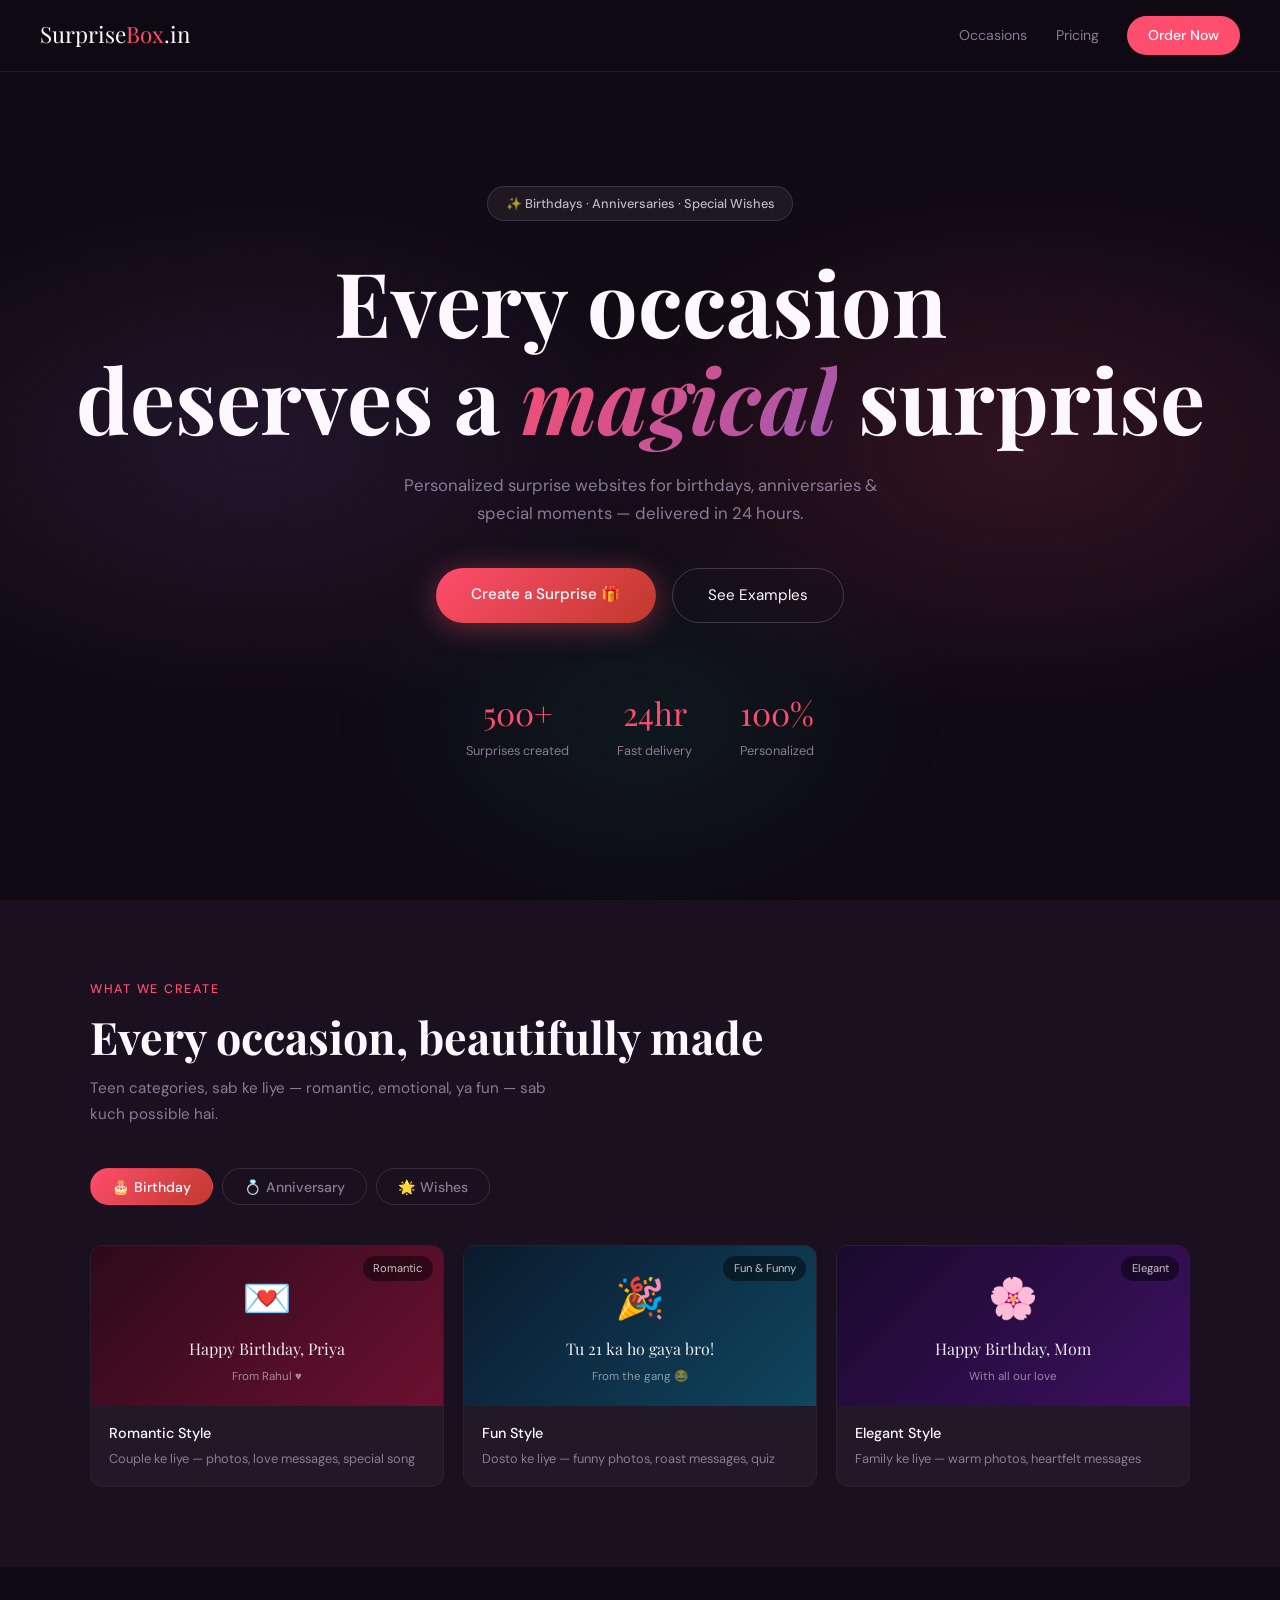
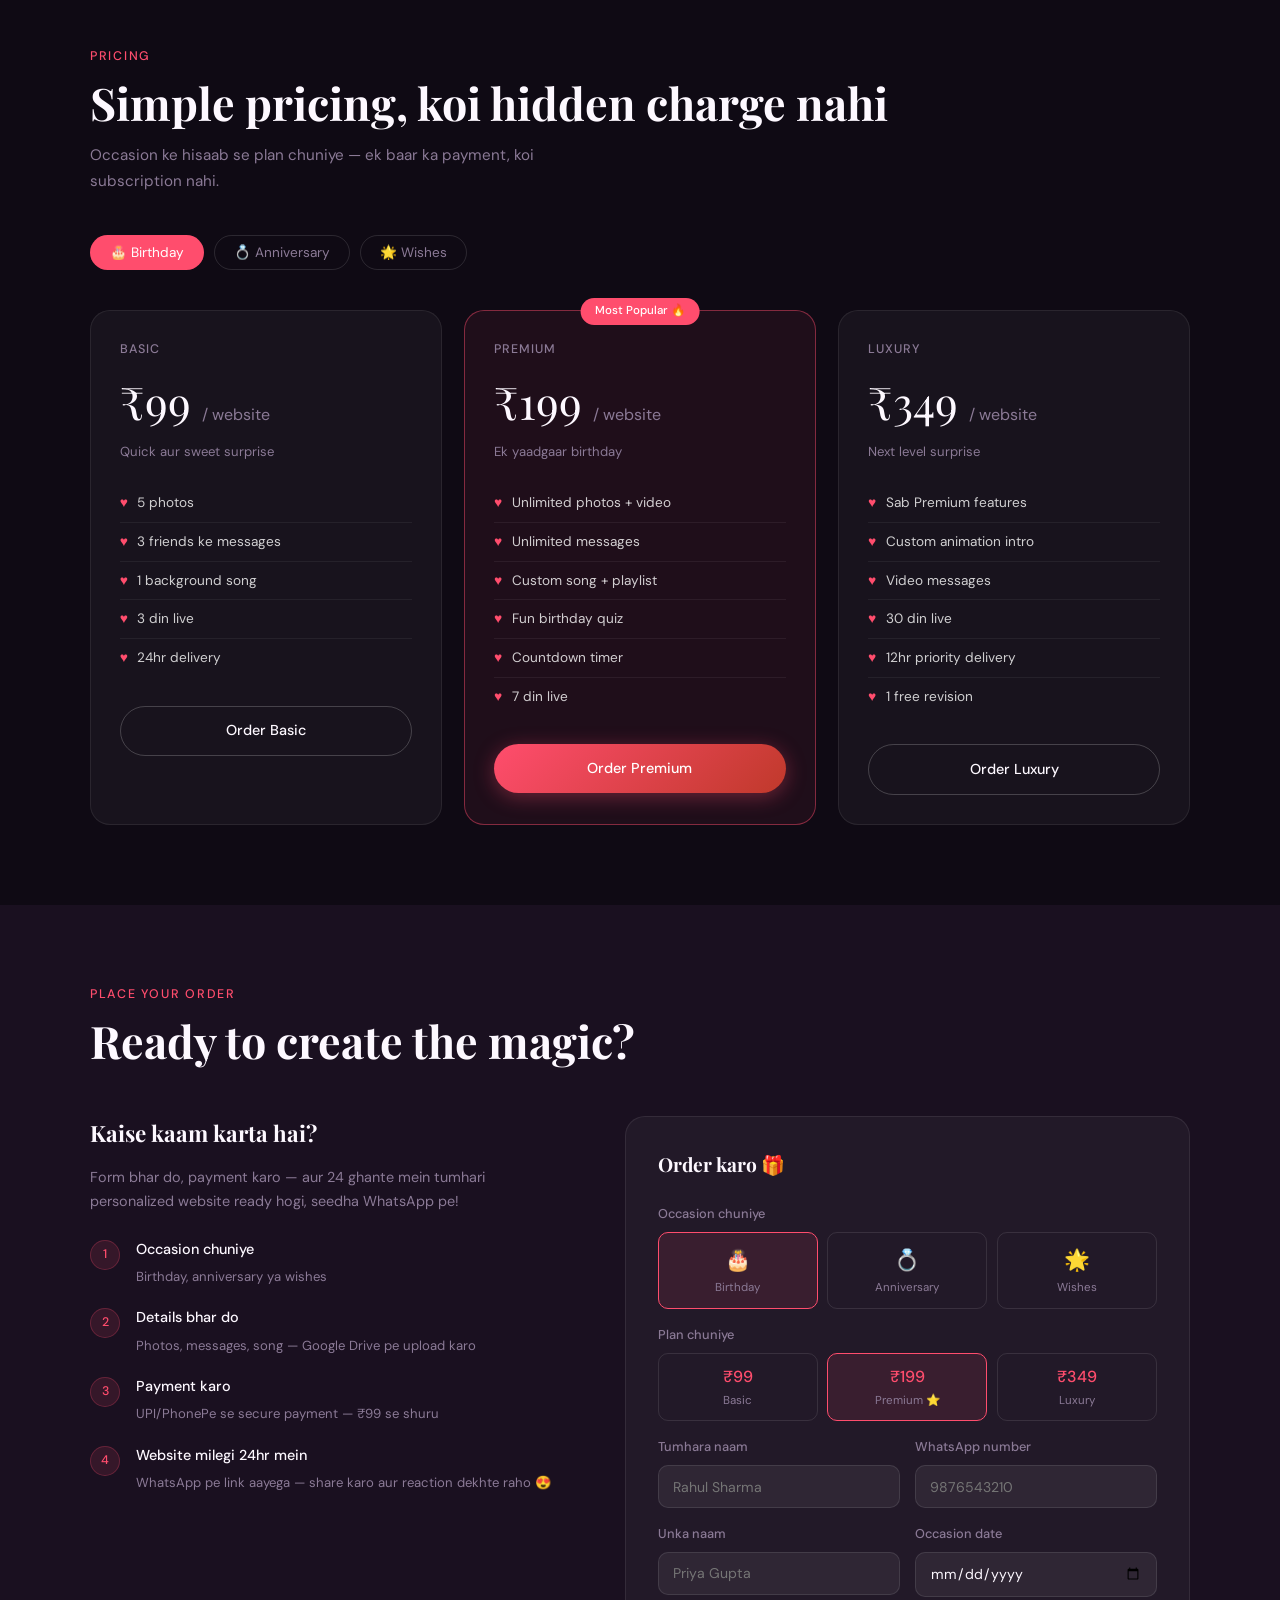
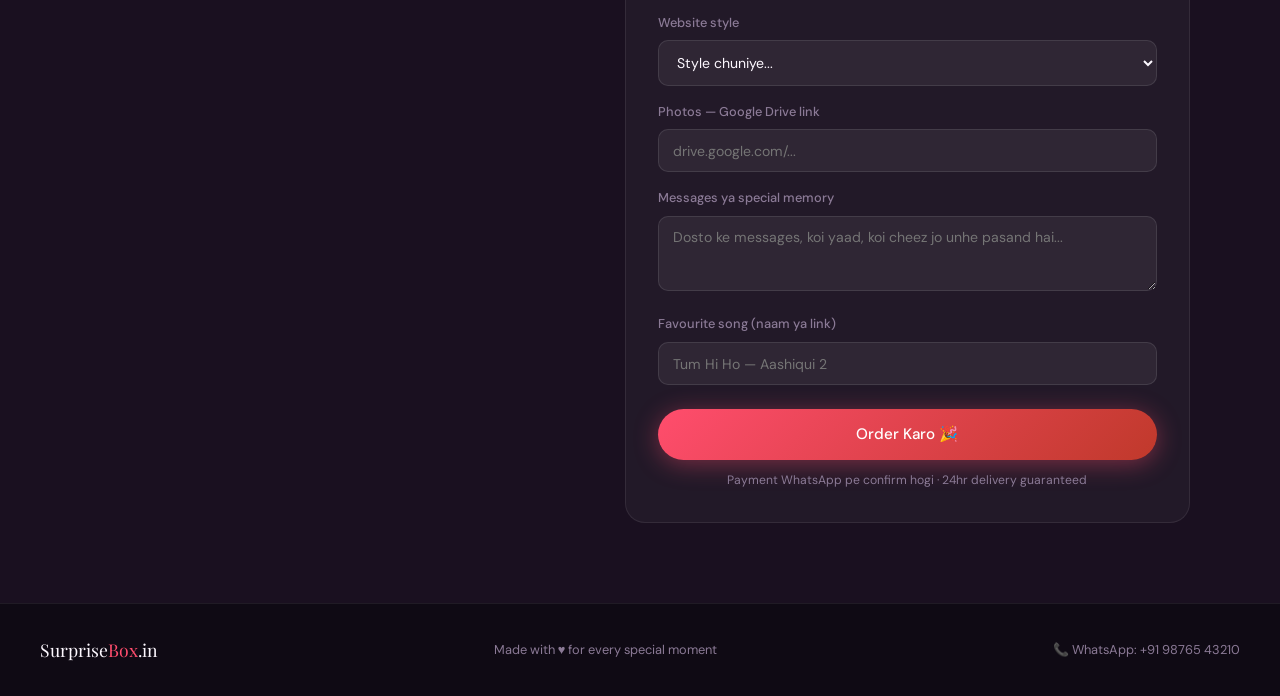
<file: index.html>
<!DOCTYPE html>
<html lang="en">
<head>
  <meta charset="UTF-8" />
  <meta name="viewport" content="width=device-width, initial-scale=1.0" />
  <meta name="description" content="SurpriseBox — Personalized surprise websites for birthdays, anniversaries & special wishes. Delivered in 24 hours." />
  <meta property="og:title" content="SurpriseBox — Magical Surprise Websites" />
  <meta property="og:description" content="Birthdays, anniversaries & wishes — beautifully personalized websites delivered in 24 hours." />
  <title>SurpriseBox — Magical Surprise Websites</title>
  <link rel="preconnect" href="https://fonts.googleapis.com" />
  <link rel="preconnect" href="https://fonts.gstatic.com" crossorigin />
  <link href="https://fonts.googleapis.com/css2?family=Playfair+Display:ital,wght@0,400;0,700;1,400&family=DM+Sans:wght@300;400;500&display=swap" rel="stylesheet" />
  <link rel="stylesheet" href="css/style.css" />
</head>
<body>

  <!-- ========== NAV ========== -->
  <nav id="navbar">
    <a class="logo" href="#">Surprise<span>Box</span>.in</a>
    <div class="nav-links">
      <a href="#occasions">Occasions</a>
      <a href="#pricing">Pricing</a>
      <a href="#order" class="btn-nav">Order Now</a>
    </div>
    <button class="hamburger" id="hamburger" aria-label="Menu">&#9776;</button>
  </nav>

  <!-- Mobile Menu -->
  <div class="mobile-menu" id="mobileMenu">
    <a href="#occasions" onclick="closeMobileMenu()">Occasions</a>
    <a href="#pricing" onclick="closeMobileMenu()">Pricing</a>
    <a href="#order" onclick="closeMobileMenu()">Order Now</a>
  </div>

  <!-- ========== PARTICLES ========== -->
  <div class="floating-particles" id="particles"></div>

  <!-- ========== HERO ========== -->
  <section class="hero">
    <div class="hero-bg"></div>
    <div class="hero-tag">✨ Birthdays · Anniversaries · Special Wishes</div>
    <h1>
      Every occasion
      <span class="line2">deserves a <span class="highlight">magical</span> surprise</span>
    </h1>
    <p class="hero-sub">
      Personalized surprise websites for birthdays, anniversaries & special moments —
      delivered in 24 hours.
    </p>
    <div class="hero-btns">
      <a href="#order" class="btn-primary">Create a Surprise 🎁</a>
      <a href="#occasions" class="btn-ghost">See Examples</a>
    </div>
    <div class="hero-stats">
      <div class="stat"><div class="stat-num">500+</div><div class="stat-label">Surprises created</div></div>
      <div class="stat"><div class="stat-num">24hr</div><div class="stat-label">Fast delivery</div></div>
      <div class="stat"><div class="stat-num">100%</div><div class="stat-label">Personalized</div></div>
    </div>
  </section>

  <!-- ========== OCCASIONS ========== -->
  <section class="occasions" id="occasions">
    <div class="center">
      <div class="sec-label">What We Create</div>
      <h2 class="sec-title">Every occasion, beautifully made</h2>
      <p class="sec-sub">Teen categories, sab ke liye — romantic, emotional, ya fun — sab kuch possible hai.</p>

      <div class="tabs">
        <button class="tab-btn active birthday" onclick="switchTab('birthday', this)">🎂 Birthday</button>
        <button class="tab-btn anniversary" onclick="switchTab('anniversary', this)">💍 Anniversary</button>
        <button class="tab-btn wishes" onclick="switchTab('wishes', this)">🌟 Wishes</button>
      </div>

      <!-- Birthday -->
      <div class="occasion-panel active" id="tab-birthday">
        <div class="cards-grid">

          <a href="samples/birthday-romantic.html" class="occ-link">
            <div class="occ-card">
              <div class="occ-visual romantic">
                <span>💌</span>
                <div class="occ-name">Happy Birthday, Priya</div>
                <div class="occ-from">From Rahul ♥</div>
                <div class="occ-label">Romantic</div>
              </div>
              <div class="occ-body">
                <div class="occ-body-name">Romantic Style</div>
                <div class="occ-body-desc">Couple ke liye — photos, love messages, special song</div>
              </div>
            </div>
          </a>

          <a href="samples/birthday-fun.html" class="occ-link">
            <div class="occ-card">
              <div class="occ-visual fun">
                <span>🎉</span>
                <div class="occ-name">Tu 21 ka ho gaya bro!</div>
                <div class="occ-from">From the gang 😂</div>
                <div class="occ-label">Fun & Funny</div>
              </div>
              <div class="occ-body">
                <div class="occ-body-name">Fun Style</div>
                <div class="occ-body-desc">Dosto ke liye — funny photos, roast messages, quiz</div>
              </div>
            </div>
          </a>

          <a href="samples/birthday-elegant.html" class="occ-link">
            <div class="occ-card">
              <div class="occ-visual elegant">
                <span>🌸</span>
                <div class="occ-name">Happy Birthday, Mom</div>
                <div class="occ-from">With all our love</div>
                <div class="occ-label">Elegant</div>
              </div>
              <div class="occ-body">
                <div class="occ-body-name">Elegant Style</div>
                <div class="occ-body-desc">Family ke liye — warm photos, heartfelt messages</div>
              </div>
            </div>
          </a>

        </div>
      </div>

      <!-- Anniversary -->
      <div class="occasion-panel" id="tab-anniversary">
        <div class="cards-grid">

          <a href="samples/anniversary.html" class="occ-link">
            <div class="occ-card">
              <div class="occ-visual ann1">
                <span>💍</span>
                <div class="occ-name">1 Saal Ho Gaya ♥</div>
                <div class="occ-from">Priya & Rahul</div>
                <div class="occ-label">1st Anniversary</div>
              </div>
              <div class="occ-body">
                <div class="occ-body-name">Love Story Timeline</div>
                <div class="occ-body-desc">Pehli mulaqaat se aaj tak ki journey — photos & memories</div>
              </div>
            </div>
          </a>

          <a href="samples/anniversary.html" class="occ-link">
            <div class="occ-card">
              <div class="occ-visual ann2">
                <span>🌹</span>
                <div class="occ-name">25 Saal Saath</div>
                <div class="occ-from">Silver Jubilee</div>
                <div class="occ-label">Silver Anniversary</div>
              </div>
              <div class="occ-body">
                <div class="occ-body-name">Silver Jubilee Style</div>
                <div class="occ-body-desc">Parents ke liye — family photos, children ke messages</div>
              </div>
            </div>
          </a>

          <a href="samples/anniversary.html" class="occ-link">
            <div class="occ-card">
              <div class="occ-visual ann3">
                <span>✨</span>
                <div class="occ-name">Forever & Always</div>
                <div class="occ-from">Surprise for her</div>
                <div class="occ-label">Romantic</div>
              </div>
              <div class="occ-body">
                <div class="occ-body-name">Surprise Anniversary</div>
                <div class="occ-body-desc">Ek surprise jo wo kabhi nahi bhoolegi</div>
              </div>
            </div>
          </a>

        </div>
      </div>

      <!-- Wishes -->
      <div class="occasion-panel" id="tab-wishes">
        <div class="cards-grid">

          <a href="samples/congratulations.html" class="occ-link">
            <div class="occ-card">
              <div class="occ-visual wish1">
                <span>🎓</span>
                <div class="occ-name">Congratulations!</div>
                <div class="occ-from">You did it! 🎉</div>
                <div class="occ-label">Congratulations</div>
              </div>
              <div class="occ-body">
                <div class="occ-body-name">Congrats / Promotion</div>
                <div class="occ-body-desc">Exam pass, promotion, new job — celebrate their win!</div>
              </div>
            </div>
          </a>

          <a href="samples/farewell.html" class="occ-link">
            <div class="occ-card">
              <div class="occ-visual wish2">
                <span>✈️</span>
                <div class="occ-name">Bon Voyage, Yaar!</div>
                <div class="occ-from">Miss karenge tujhe 😢</div>
                <div class="occ-label">Farewell</div>
              </div>
              <div class="occ-body">
                <div class="occ-body-name">Farewell / Bon Voyage</div>
                <div class="occ-body-desc">Dost ja raha hai — yaadein website mein forever save karo</div>
              </div>
            </div>
          </a>

          <div class="occ-card">
            <div class="occ-visual wish3">
              <span>💙</span>
              <div class="occ-name">Get Well Soon</div>
              <div class="occ-from">Sab pray kar rahe hain</div>
              <div class="occ-label">Get Well Soon</div>
            </div>
            <div class="occ-body">
              <div class="occ-body-name">Get Well Soon</div>
              <div class="occ-body-desc">Pyaar aur dua bhejo — photos, messages, cheering wishes</div>
            </div>
          </div>

        </div>
      </div>
    </div>
  </section>

  <!-- ========== PRICING ========== -->
  <section class="pricing" id="pricing">
    <div class="center">
      <div class="sec-label">Pricing</div>
      <h2 class="sec-title">Simple pricing, koi hidden charge nahi</h2>
      <p class="sec-sub">Occasion ke hisaab se plan chuniye — ek baar ka payment, koi subscription nahi.</p>

      <div class="pricing-tabs">
        <button class="ptab active" onclick="switchPricing('bday', this)">🎂 Birthday</button>
        <button class="ptab ann" onclick="switchPricing('ann', this)">💍 Anniversary</button>
        <button class="ptab wsh" onclick="switchPricing('wsh', this)">🌟 Wishes</button>
      </div>

      <!-- Birthday Pricing -->
      <div class="pricing-panel active" id="pp-bday">
        <div class="p-card">
          <div class="p-name">Basic</div>
          <div class="p-price">₹99 <small>/ website</small></div>
          <div class="p-desc">Quick aur sweet surprise</div>
          <ul class="p-features">
            <li><span class="ck b">♥</span> 5 photos</li>
            <li><span class="ck b">♥</span> 3 friends ke messages</li>
            <li><span class="ck b">♥</span> 1 background song</li>
            <li><span class="ck b">♥</span> 3 din live</li>
            <li><span class="ck b">♥</span> 24hr delivery</li>
          </ul>
          <a href="#order" class="p-btn outline" onclick="autoSelectPlan('Basic','b')">Order Basic</a>
        </div>
        <div class="p-card hot">
          <div class="hot-badge b">Most Popular 🔥</div>
          <div class="p-name">Premium</div>
          <div class="p-price">₹199 <small>/ website</small></div>
          <div class="p-desc">Ek yaadgaar birthday</div>
          <ul class="p-features">
            <li><span class="ck b">♥</span> Unlimited photos + video</li>
            <li><span class="ck b">♥</span> Unlimited messages</li>
            <li><span class="ck b">♥</span> Custom song + playlist</li>
            <li><span class="ck b">♥</span> Fun birthday quiz</li>
            <li><span class="ck b">♥</span> Countdown timer</li>
            <li><span class="ck b">♥</span> 7 din live</li>
          </ul>
          <a href="#order" class="p-btn fill-b" onclick="autoSelectPlan('Premium','b')">Order Premium</a>
        </div>
        <div class="p-card">
          <div class="p-name">Luxury</div>
          <div class="p-price">₹349 <small>/ website</small></div>
          <div class="p-desc">Next level surprise</div>
          <ul class="p-features">
            <li><span class="ck b">♥</span> Sab Premium features</li>
            <li><span class="ck b">♥</span> Custom animation intro</li>
            <li><span class="ck b">♥</span> Video messages</li>
            <li><span class="ck b">♥</span> 30 din live</li>
            <li><span class="ck b">♥</span> 12hr priority delivery</li>
            <li><span class="ck b">♥</span> 1 free revision</li>
          </ul>
          <a href="#order" class="p-btn outline" onclick="autoSelectPlan('Luxury','b')">Order Luxury</a>
        </div>
      </div>

      <!-- Anniversary Pricing -->
      <div class="pricing-panel" id="pp-ann">
        <div class="p-card">
          <div class="p-name">Basic</div>
          <div class="p-price">₹149 <small>/ website</small></div>
          <div class="p-desc">Sweet anniversary surprise</div>
          <ul class="p-features">
            <li><span class="ck a">♥</span> 5 couple photos</li>
            <li><span class="ck a">♥</span> Love letter message</li>
            <li><span class="ck a">♥</span> Special song</li>
            <li><span class="ck a">♥</span> 3 din live</li>
            <li><span class="ck a">♥</span> 24hr delivery</li>
          </ul>
          <a href="#order" class="p-btn outline" onclick="autoSelectPlan('Basic','a')">Order Basic</a>
        </div>
        <div class="p-card hot-ann">
          <div class="hot-badge a">Most Popular 💍</div>
          <div class="p-name">Premium</div>
          <div class="p-price">₹249 <small>/ website</small></div>
          <div class="p-desc">Love story perfectly told</div>
          <ul class="p-features">
            <li><span class="ck a">♥</span> Unlimited photos + video</li>
            <li><span class="ck a">♥</span> Love story timeline</li>
            <li><span class="ck a">♥</span> Favourite song + memories</li>
            <li><span class="ck a">♥</span> "Reasons I love you" section</li>
            <li><span class="ck a">♥</span> Countdown to next anniversary</li>
            <li><span class="ck a">♥</span> 7 din live</li>
          </ul>
          <a href="#order" class="p-btn fill-a" onclick="autoSelectPlan('Premium','a')">Order Premium</a>
        </div>
        <div class="p-card">
          <div class="p-name">Luxury</div>
          <div class="p-price">₹399 <small>/ website</small></div>
          <div class="p-desc">Unforgettable anniversary</div>
          <ul class="p-features">
            <li><span class="ck a">♥</span> Sab Premium features</li>
            <li><span class="ck a">♥</span> Cinematic photo slideshow</li>
            <li><span class="ck a">♥</span> Video messages</li>
            <li><span class="ck a">♥</span> 30 din live</li>
            <li><span class="ck a">♥</span> 12hr priority delivery</li>
            <li><span class="ck a">♥</span> 1 free revision</li>
          </ul>
          <a href="#order" class="p-btn outline" onclick="autoSelectPlan('Luxury','a')">Order Luxury</a>
        </div>
      </div>

      <!-- Wishes Pricing -->
      <div class="pricing-panel" id="pp-wsh">
        <div class="p-card">
          <div class="p-name">Basic</div>
          <div class="p-price">₹99 <small>/ website</small></div>
          <div class="p-desc">Simple aur meaningful</div>
          <ul class="p-features">
            <li><span class="ck w">★</span> 5 photos</li>
            <li><span class="ck w">★</span> 3 messages</li>
            <li><span class="ck w">★</span> Background music</li>
            <li><span class="ck w">★</span> 3 din live</li>
            <li><span class="ck w">★</span> 24hr delivery</li>
          </ul>
          <a href="#order" class="p-btn outline" onclick="autoSelectPlan('Basic','w')">Order Basic</a>
        </div>
        <div class="p-card hot-wsh">
          <div class="hot-badge w">Best Value ⭐</div>
          <div class="p-name">Premium</div>
          <div class="p-price">₹199 <small>/ website</small></div>
          <div class="p-desc">Dil se ek special wish</div>
          <ul class="p-features">
            <li><span class="ck w">★</span> Unlimited photos</li>
            <li><span class="ck w">★</span> Group messages from everyone</li>
            <li><span class="ck w">★</span> Custom song</li>
            <li><span class="ck w">★</span> Occasion-specific design</li>
            <li><span class="ck w">★</span> Shareable link</li>
            <li><span class="ck w">★</span> 7 din live</li>
          </ul>
          <a href="#order" class="p-btn fill-w" onclick="autoSelectPlan('Premium','w')">Order Premium</a>
        </div>
        <div class="p-card">
          <div class="p-name">Luxury</div>
          <div class="p-price">₹349 <small>/ website</small></div>
          <div class="p-desc">Maximum impact wish</div>
          <ul class="p-features">
            <li><span class="ck w">★</span> Sab Premium features</li>
            <li><span class="ck w">★</span> Custom animation</li>
            <li><span class="ck w">★</span> Video messages</li>
            <li><span class="ck w">★</span> 30 din live</li>
            <li><span class="ck w">★</span> Priority 12hr delivery</li>
            <li><span class="ck w">★</span> 1 free revision</li>
          </ul>
          <a href="#order" class="p-btn outline" onclick="autoSelectPlan('Luxury','w')">Order Luxury</a>
        </div>
      </div>
    </div>
  </section>

  <!-- ========== ORDER ========== -->
  <section class="order-sec" id="order">
    <div class="center">
      <div class="sec-label">Place Your Order</div>
      <h2 class="sec-title">Ready to create the magic?</h2>

      <div class="order-grid">
        <div class="order-left">
          <h3>Kaise kaam karta hai?</h3>
          <p>Form bhar do, payment karo — aur 24 ghante mein tumhari personalized website ready hogi, seedha WhatsApp pe!</p>
          <ul class="steps-list">
            <li><div class="s-circle">1</div><div class="s-text"><strong>Occasion chuniye</strong><span>Birthday, anniversary ya wishes</span></div></li>
            <li><div class="s-circle">2</div><div class="s-text"><strong>Details bhar do</strong><span>Photos, messages, song — Google Drive pe upload karo</span></div></li>
            <li><div class="s-circle">3</div><div class="s-text"><strong>Payment karo</strong><span>UPI/PhonePe se secure payment — ₹99 se shuru</span></div></li>
            <li><div class="s-circle">4</div><div class="s-text"><strong>Website milegi 24hr mein</strong><span>WhatsApp pe link aayega — share karo aur reaction dekhte raho 😍</span></div></li>
          </ul>
        </div>

        <div id="formWrap">
          <div class="form-box">
            <h3>Order karo 🎁</h3>
            <div class="form-group">
              <label>Occasion chuniye</label>
              <div class="occ-selector">
                <div class="occ-opt sel-b" onclick="pickOcc(this,'b')" data-occ="Birthday">
                  <div class="occ-opt-icon">🎂</div>
                  <div class="occ-opt-name">Birthday</div>
                </div>
                <div class="occ-opt" onclick="pickOcc(this,'a')" data-occ="Anniversary">
                  <div class="occ-opt-icon">💍</div>
                  <div class="occ-opt-name">Anniversary</div>
                </div>
                <div class="occ-opt" onclick="pickOcc(this,'w')" data-occ="Wishes">
                  <div class="occ-opt-icon">🌟</div>
                  <div class="occ-opt-name">Wishes</div>
                </div>
              </div>
            </div>

            <div class="form-group sub-occ" id="subOccWrap">
              <label>Kaunsa wish?</label>
              <div class="sub-chips">
                <button class="sub-chip active" onclick="pickSub(this)">Farewell</button>
                <button class="sub-chip" onclick="pickSub(this)">Congratulations</button>
                <button class="sub-chip" onclick="pickSub(this)">Promotion</button>
                <button class="sub-chip" onclick="pickSub(this)">Get Well Soon</button>
                <button class="sub-chip" onclick="pickSub(this)">Thank You</button>
              </div>
            </div>

            <div class="form-group">
              <label>Plan chuniye</label>
              <div class="plan-mini" id="planMini">
                <div class="pm-opt" onclick="pickPlan(this,'Basic')" data-plan="Basic">
                  <div class="pm-price" id="p1">₹99</div>
                  <div class="pm-name">Basic</div>
                </div>
                <div class="pm-opt sel" onclick="pickPlan(this,'Premium')" data-plan="Premium">
                  <div class="pm-price" id="p2">₹199</div>
                  <div class="pm-name">Premium ⭐</div>
                </div>
                <div class="pm-opt" onclick="pickPlan(this,'Luxury')" data-plan="Luxury">
                  <div class="pm-price" id="p3">₹349</div>
                  <div class="pm-name">Luxury</div>
                </div>
              </div>
            </div>

            <div class="frow">
              <div class="form-group">
                <label>Tumhara naam</label>
                <input type="text" id="sName" placeholder="Rahul Sharma" />
              </div>
              <div class="form-group">
                <label>WhatsApp number</label>
                <input type="tel" id="sPhone" placeholder="9876543210" />
              </div>
            </div>
            <div class="frow">
              <div class="form-group">
                <label>Unka naam</label>
                <input type="text" id="rName" placeholder="Priya Gupta" />
              </div>
              <div class="form-group">
                <label>Occasion date</label>
                <input type="date" id="occDate" />
              </div>
            </div>
            <div class="form-group">
              <label>Website style</label>
              <select id="styleSelect">
                <option value="">Style chuniye...</option>
                <option>💌 Romantic</option>
                <option>🎉 Fun & Funny</option>
                <option>🌸 Elegant / Emotional</option>
                <option>✨ Cinematic</option>
              </select>
            </div>
            <div class="form-group">
              <label>Photos — Google Drive link</label>
              <input type="url" id="photos" placeholder="drive.google.com/..." />
            </div>
            <div class="form-group">
              <label>Messages ya special memory</label>
              <textarea id="msgs" placeholder="Dosto ke messages, koi yaad, koi cheez jo unhe pasand hai..."></textarea>
            </div>
            <div class="form-group">
              <label>Favourite song (naam ya link)</label>
              <input type="text" id="song" placeholder="Tum Hi Ho — Aashiqui 2" />
            </div>

            <button class="submit-btn" onclick="submitOrder()">Order Karo 🎉</button>
            <div class="form-note">Payment WhatsApp pe confirm hogi · 24hr delivery guaranteed</div>
          </div>
        </div>

        <div class="success-box" id="successBox">
          <div class="s-ico">🎉</div>
          <h3>Order Receive Ho Gaya!</h3>
          <p>
            Hum 1 ghante mein tumhare WhatsApp pe message karenge aur payment details bhejenge.<br /><br />
            24 ghante mein tumhari website ready hogi! ✨<br /><br />
            Shukriya SurpriseBox choose karne ke liye 💕
          </p>
        </div>
      </div>
    </div>
  </section>

  <!-- ========== FOOTER ========== -->
  <footer>
    <div class="f-logo">Surprise<span>Box</span>.in</div>
    <div class="f-txt">Made with ♥ for every special moment</div>
    <div class="f-txt">📞 WhatsApp: +91 98765 43210</div>
  </footer>

  <script src="js/main.js"></script>
</body>
</html>
</file>
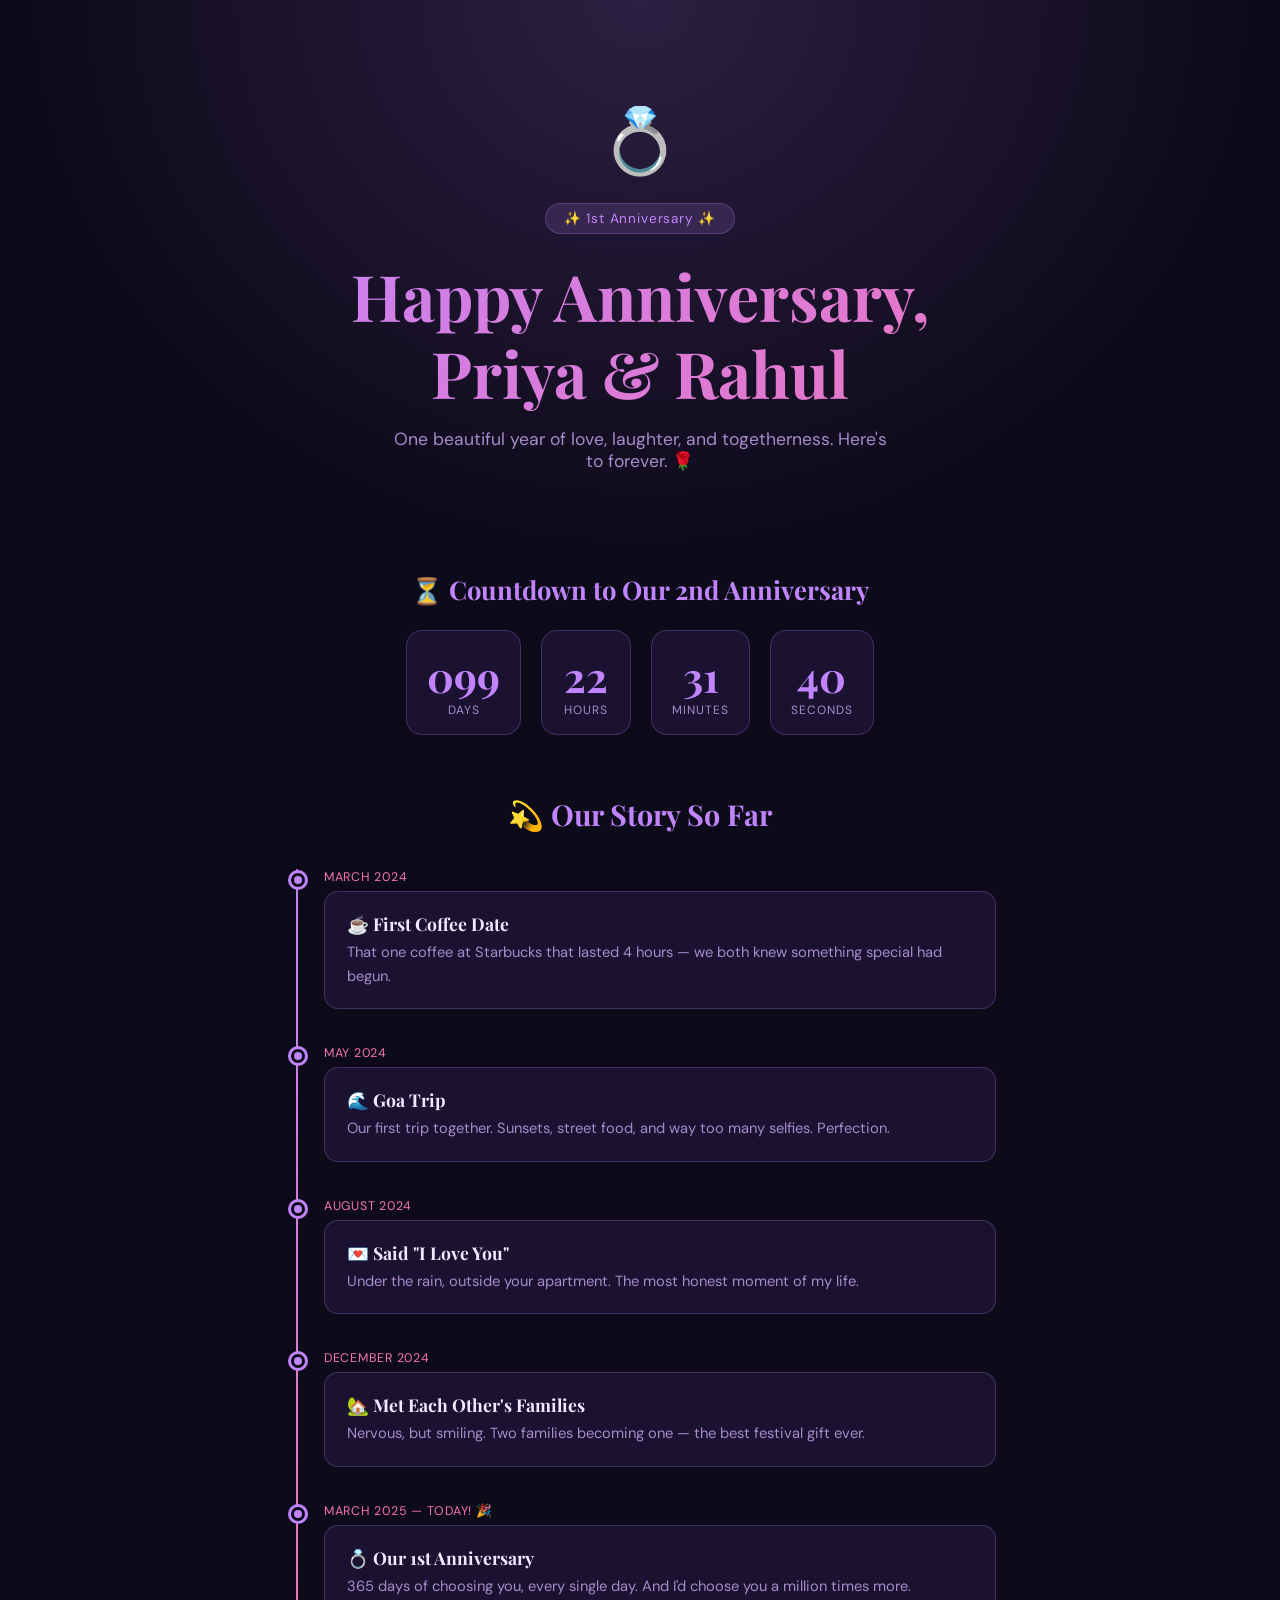
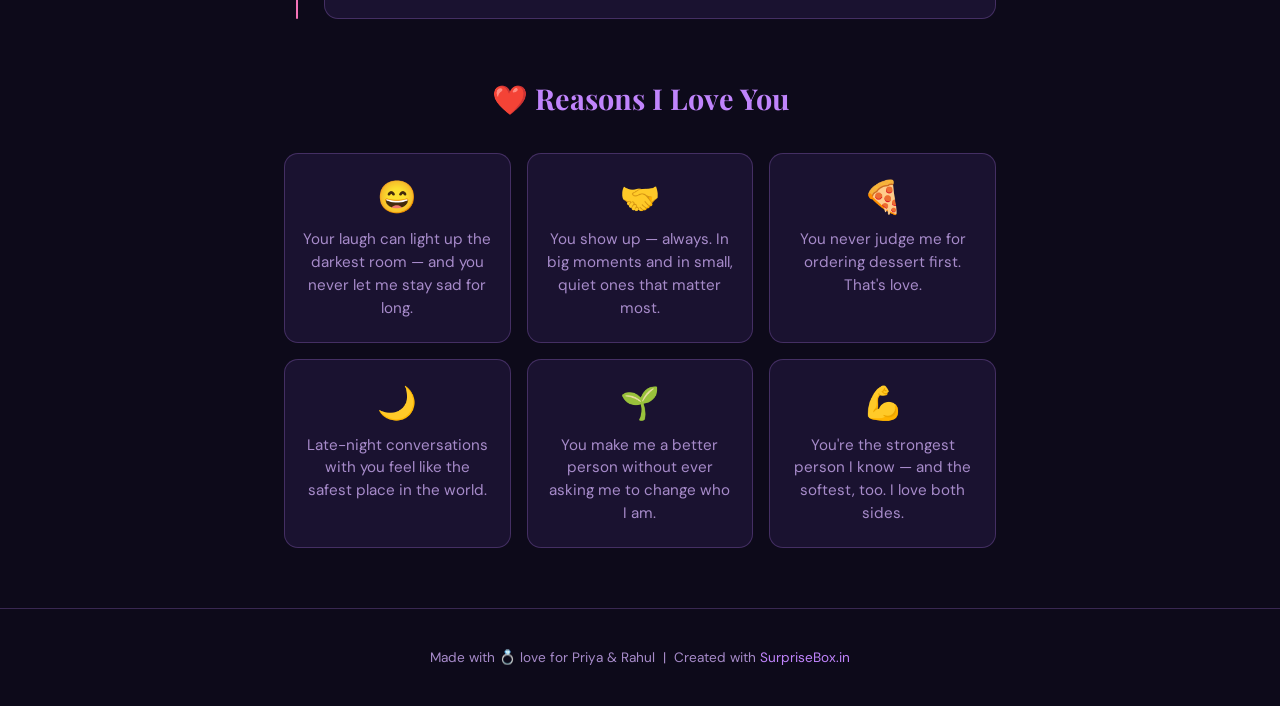
<file: samples/anniversary.html>
<!DOCTYPE html>
<html lang="en">
<head>
  <meta charset="UTF-8" />
  <meta name="viewport" content="width=device-width, initial-scale=1.0" />
  <title>Happy Anniversary, Priya &amp; Rahul 💍</title>
  <link rel="preconnect" href="https://fonts.googleapis.com" />
  <link rel="preconnect" href="https://fonts.gstatic.com" crossorigin />
  <link href="https://fonts.googleapis.com/css2?family=Playfair+Display:ital,wght@0,400;0,700;1,400&family=DM+Sans:wght@300;400;500&display=swap" rel="stylesheet" />
  <style>
    :root {
      --bg: #0d0a1a;
      --card: #1a1230;
      --accent: #c084fc;
      --accent2: #f472b6;
      --text: #f3e8ff;
      --muted: #a78bca;
      --border: rgba(192, 132, 252, 0.25);
    }
    * { margin: 0; padding: 0; box-sizing: border-box; }
    body {
      background: var(--bg);
      color: var(--text);
      font-family: 'DM Sans', sans-serif;
      min-height: 100vh;
      overflow-x: hidden;
    }
    /* Floating hearts */
    .hearts-container {
      position: fixed;
      top: 0; left: 0; width: 100%; height: 100%;
      pointer-events: none;
      z-index: 0;
      overflow: hidden;
    }
    .heart {
      position: absolute;
      bottom: -60px;
      font-size: 1.4rem;
      animation: floatUp linear infinite;
      opacity: 0.5;
    }
    @keyframes floatUp {
      0% { transform: translateY(0) rotate(0deg); opacity: 0.5; }
      100% { transform: translateY(-110vh) rotate(30deg); opacity: 0; }
    }
    /* Hero */
    .hero {
      position: relative;
      z-index: 1;
      text-align: center;
      padding: 100px 24px 60px;
      background: radial-gradient(ellipse at 50% 0%, rgba(192,132,252,0.18) 0%, transparent 70%);
    }
    .hero .badge {
      display: inline-block;
      background: rgba(192,132,252,0.15);
      border: 1px solid var(--border);
      color: var(--accent);
      padding: 6px 18px;
      border-radius: 999px;
      font-size: 0.85rem;
      letter-spacing: 0.06em;
      margin-bottom: 24px;
    }
    .hero h1 {
      font-family: 'Playfair Display', serif;
      font-size: clamp(2.2rem, 6vw, 4rem);
      line-height: 1.2;
      margin-bottom: 16px;
      background: linear-gradient(135deg, var(--accent), var(--accent2));
      -webkit-background-clip: text;
      -webkit-text-fill-color: transparent;
      background-clip: text;
    }
    .hero p {
      color: var(--muted);
      font-size: 1.1rem;
      max-width: 500px;
      margin: 0 auto 40px;
    }
    .rings {
      font-size: 4rem;
      margin-bottom: 20px;
      animation: pulse 2s ease-in-out infinite;
    }
    @keyframes pulse {
      0%, 100% { transform: scale(1); }
      50% { transform: scale(1.12); }
    }
    /* Countdown */
    .countdown-section {
      position: relative;
      z-index: 1;
      max-width: 700px;
      margin: 0 auto 60px;
      padding: 0 24px;
      text-align: center;
    }
    .countdown-section h2 {
      font-family: 'Playfair Display', serif;
      font-size: 1.6rem;
      color: var(--accent);
      margin-bottom: 24px;
    }
    .countdown-grid {
      display: flex;
      justify-content: center;
      gap: 20px;
      flex-wrap: wrap;
    }
    .count-box {
      background: var(--card);
      border: 1px solid var(--border);
      border-radius: 16px;
      padding: 24px 20px 16px;
      min-width: 90px;
    }
    .count-num {
      font-family: 'Playfair Display', serif;
      font-size: 2.6rem;
      font-weight: 700;
      color: var(--accent);
      line-height: 1;
    }
    .count-label {
      font-size: 0.75rem;
      color: var(--muted);
      margin-top: 6px;
      letter-spacing: 0.08em;
      text-transform: uppercase;
    }
    /* Timeline */
    .section {
      position: relative;
      z-index: 1;
      max-width: 760px;
      margin: 0 auto 60px;
      padding: 0 24px;
    }
    .section-title {
      font-family: 'Playfair Display', serif;
      font-size: 1.8rem;
      color: var(--accent);
      text-align: center;
      margin-bottom: 36px;
    }
    .timeline {
      position: relative;
      padding-left: 40px;
    }
    .timeline::before {
      content: '';
      position: absolute;
      left: 12px;
      top: 0; bottom: 0;
      width: 2px;
      background: linear-gradient(to bottom, var(--accent), var(--accent2));
      border-radius: 2px;
    }
    .tl-item {
      position: relative;
      margin-bottom: 36px;
    }
    .tl-dot {
      position: absolute;
      left: -33px;
      top: 4px;
      width: 14px;
      height: 14px;
      border-radius: 50%;
      background: var(--accent);
      border: 3px solid var(--bg);
      box-shadow: 0 0 0 3px var(--accent);
    }
    .tl-date {
      font-size: 0.78rem;
      color: var(--accent2);
      letter-spacing: 0.06em;
      text-transform: uppercase;
      margin-bottom: 6px;
    }
    .tl-card {
      background: var(--card);
      border: 1px solid var(--border);
      border-radius: 14px;
      padding: 20px 22px;
    }
    .tl-card h3 {
      font-family: 'Playfair Display', serif;
      font-size: 1.1rem;
      color: var(--text);
      margin-bottom: 6px;
    }
    .tl-card p {
      font-size: 0.92rem;
      color: var(--muted);
      line-height: 1.6;
    }
    /* Reasons */
    .reasons-grid {
      display: grid;
      grid-template-columns: repeat(auto-fit, minmax(220px, 1fr));
      gap: 16px;
    }
    .reason-card {
      background: var(--card);
      border: 1px solid var(--border);
      border-radius: 14px;
      padding: 22px 18px;
      text-align: center;
      transition: transform 0.25s, border-color 0.25s;
    }
    .reason-card:hover {
      transform: translateY(-4px);
      border-color: var(--accent);
    }
    .reason-emoji { font-size: 2rem; margin-bottom: 10px; }
    .reason-card p { font-size: 0.95rem; color: var(--muted); line-height: 1.5; }
    /* Footer */
    footer {
      position: relative;
      z-index: 1;
      text-align: center;
      padding: 40px 24px;
      color: var(--muted);
      font-size: 0.85rem;
      border-top: 1px solid var(--border);
    }
    footer a { color: var(--accent); text-decoration: none; }
  </style>
</head>
<body>

  <!-- Floating Hearts -->
  <div class="hearts-container" id="heartsContainer"></div>

  <!-- Hero -->
  <section class="hero">
    <div class="rings">💍</div>
    <div class="badge">✨ 1st Anniversary ✨</div>
    <h1>Happy Anniversary,<br>Priya &amp; Rahul</h1>
    <p>One beautiful year of love, laughter, and togetherness. Here's to forever. 🌹</p>
  </section>

  <!-- Countdown to Next Anniversary -->
  <div class="countdown-section">
    <h2>⏳ Countdown to Our 2nd Anniversary</h2>
    <div class="countdown-grid">
      <div class="count-box">
        <div class="count-num" id="cd-days">365</div>
        <div class="count-label">Days</div>
      </div>
      <div class="count-box">
        <div class="count-num" id="cd-hours">00</div>
        <div class="count-label">Hours</div>
      </div>
      <div class="count-box">
        <div class="count-num" id="cd-mins">00</div>
        <div class="count-label">Minutes</div>
      </div>
      <div class="count-box">
        <div class="count-num" id="cd-secs">00</div>
        <div class="count-label">Seconds</div>
      </div>
    </div>
  </div>

  <!-- Timeline -->
  <div class="section">
    <h2 class="section-title">💫 Our Story So Far</h2>
    <div class="timeline">
      <div class="tl-item">
        <div class="tl-dot"></div>
        <div class="tl-date">March 2024</div>
        <div class="tl-card">
          <h3>☕ First Coffee Date</h3>
          <p>That one coffee at Starbucks that lasted 4 hours — we both knew something special had begun.</p>
        </div>
      </div>
      <div class="tl-item">
        <div class="tl-dot"></div>
        <div class="tl-date">May 2024</div>
        <div class="tl-card">
          <h3>🌊 Goa Trip</h3>
          <p>Our first trip together. Sunsets, street food, and way too many selfies. Perfection.</p>
        </div>
      </div>
      <div class="tl-item">
        <div class="tl-dot"></div>
        <div class="tl-date">August 2024</div>
        <div class="tl-card">
          <h3>💌 Said "I Love You"</h3>
          <p>Under the rain, outside your apartment. The most honest moment of my life.</p>
        </div>
      </div>
      <div class="tl-item">
        <div class="tl-dot"></div>
        <div class="tl-date">December 2024</div>
        <div class="tl-card">
          <h3>🏡 Met Each Other's Families</h3>
          <p>Nervous, but smiling. Two families becoming one — the best festival gift ever.</p>
        </div>
      </div>
      <div class="tl-item">
        <div class="tl-dot"></div>
        <div class="tl-date">March 2025 — Today! 🎉</div>
        <div class="tl-card">
          <h3>💍 Our 1st Anniversary</h3>
          <p>365 days of choosing you, every single day. And I'd choose you a million times more.</p>
        </div>
      </div>
    </div>
  </div>

  <!-- Reasons I Love You -->
  <div class="section">
    <h2 class="section-title">❤️ Reasons I Love You</h2>
    <div class="reasons-grid">
      <div class="reason-card">
        <div class="reason-emoji">😄</div>
        <p>Your laugh can light up the darkest room — and you never let me stay sad for long.</p>
      </div>
      <div class="reason-card">
        <div class="reason-emoji">🤝</div>
        <p>You show up — always. In big moments and in small, quiet ones that matter most.</p>
      </div>
      <div class="reason-card">
        <div class="reason-emoji">🍕</div>
        <p>You never judge me for ordering dessert first. That's love.</p>
      </div>
      <div class="reason-card">
        <div class="reason-emoji">🌙</div>
        <p>Late-night conversations with you feel like the safest place in the world.</p>
      </div>
      <div class="reason-card">
        <div class="reason-emoji">🌱</div>
        <p>You make me a better person without ever asking me to change who I am.</p>
      </div>
      <div class="reason-card">
        <div class="reason-emoji">💪</div>
        <p>You're the strongest person I know — and the softest, too. I love both sides.</p>
      </div>
    </div>
  </div>

  <footer>
    Made with 💍 love for Priya &amp; Rahul &nbsp;|&nbsp; Created with <a href="https://surprisebox.in" target="_blank" rel="noopener">SurpriseBox.in</a>
  </footer>

  <script>
    // Floating hearts
    const container = document.getElementById('heartsContainer');
    const symbols = ['💕', '❤️', '💗', '💖', '💓', '🌹', '✨'];
    for (let i = 0; i < 18; i++) {
      const h = document.createElement('div');
      h.classList.add('heart');
      h.textContent = symbols[Math.floor(Math.random() * symbols.length)];
      h.style.left = Math.random() * 100 + '%';
      h.style.animationDuration = (8 + Math.random() * 10) + 's';
      h.style.animationDelay = (Math.random() * 10) + 's';
      h.style.fontSize = (1 + Math.random() * 1.2) + 'rem';
      container.appendChild(h);
    }

    // Countdown to next anniversary (March 15 next year)
    function updateCountdown() {
      const now = new Date();
      const next = new Date(now.getFullYear() + 1, 2, 15, 0, 0, 0); // March 15 next year
      const diff = next - now;
      if (diff <= 0) return;
      const d = Math.floor(diff / 86400000);
      const h = Math.floor((diff % 86400000) / 3600000);
      const m = Math.floor((diff % 3600000) / 60000);
      const s = Math.floor((diff % 60000) / 1000);
      document.getElementById('cd-days').textContent = String(d).padStart(3, '0');
      document.getElementById('cd-hours').textContent = String(h).padStart(2, '0');
      document.getElementById('cd-mins').textContent = String(m).padStart(2, '0');
      document.getElementById('cd-secs').textContent = String(s).padStart(2, '0');
    }
    updateCountdown();
    setInterval(updateCountdown, 1000);
  </script>
</body>
</html>
</file>
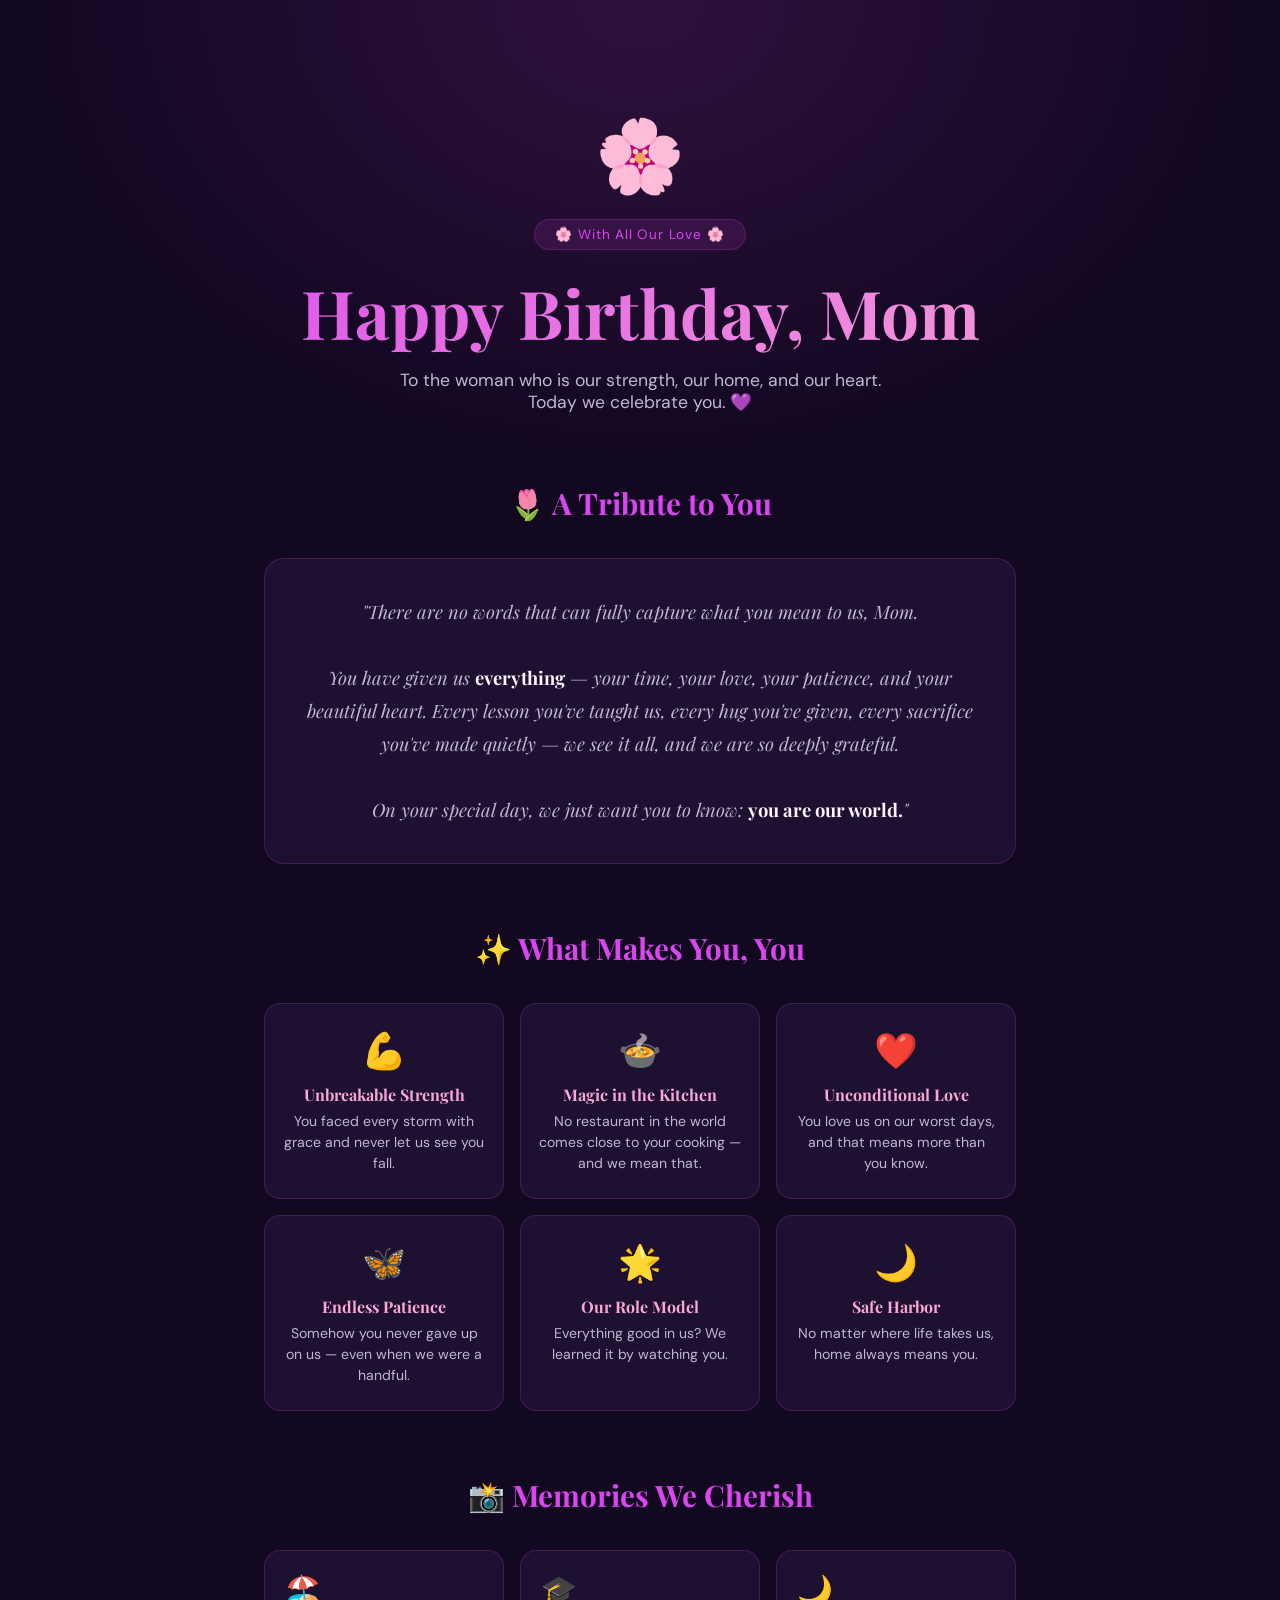
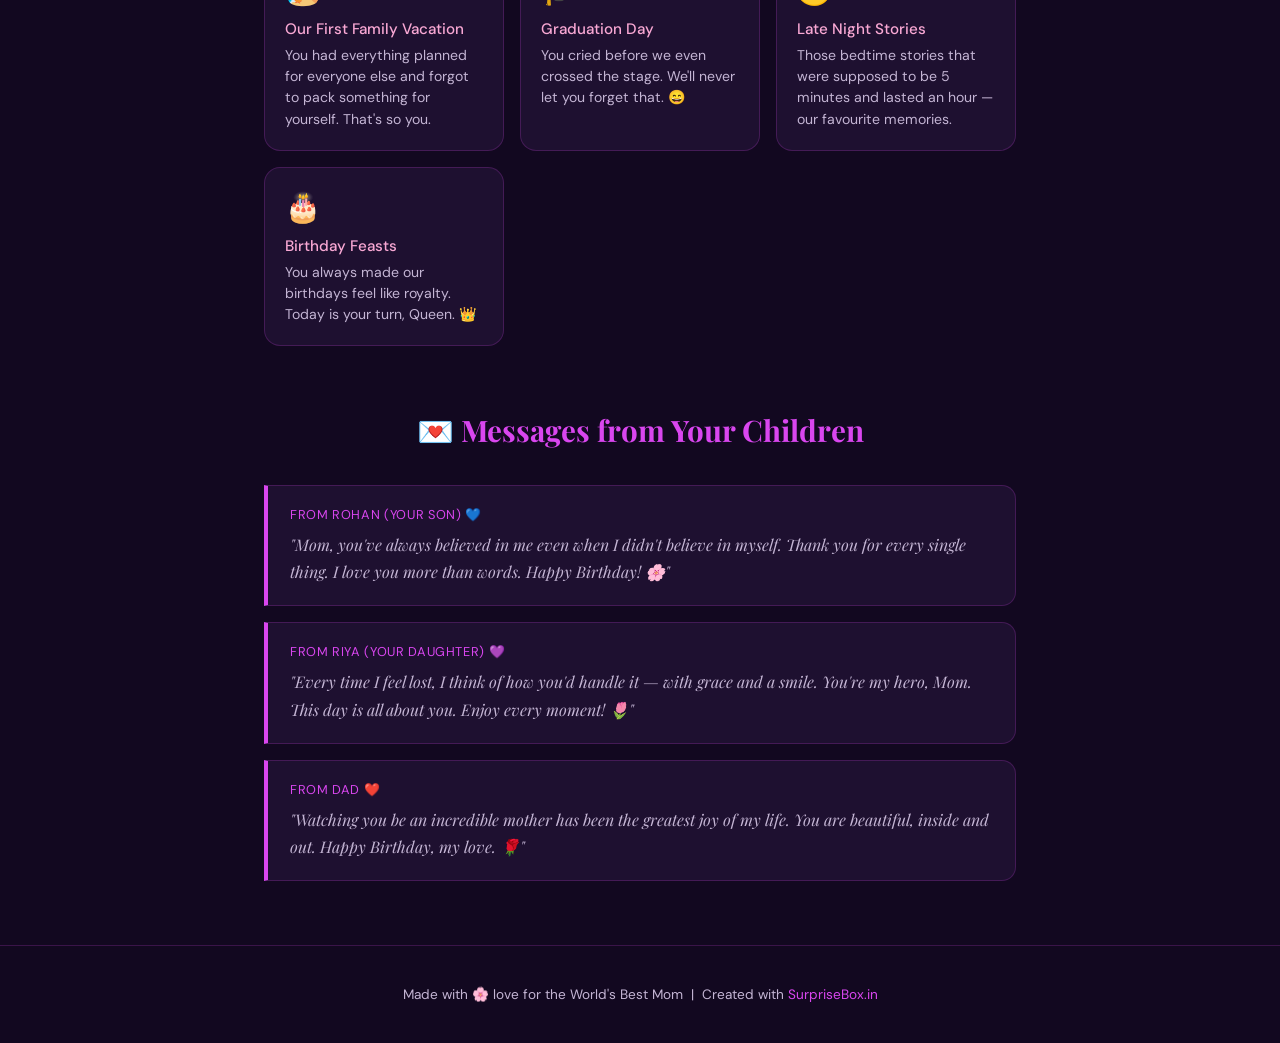
<file: samples/birthday-elegant.html>
<!DOCTYPE html>
<html lang="en">
<head>
  <meta charset="UTF-8" />
  <meta name="viewport" content="width=device-width, initial-scale=1.0" />
  <title>Happy Birthday, Mom 🌸</title>
  <link rel="preconnect" href="https://fonts.googleapis.com" />
  <link rel="preconnect" href="https://fonts.gstatic.com" crossorigin />
  <link href="https://fonts.googleapis.com/css2?family=Playfair+Display:ital,wght@0,400;0,700;1,400&family=DM+Sans:wght@300;400;500&display=swap" rel="stylesheet" />
  <style>
    :root {
      --bg: #120820;
      --card: #1e1030;
      --accent: #d946ef;
      --accent2: #a855f7;
      --pink: #f9a8d4;
      --text: #fdf4ff;
      --muted: #c4b5d4;
      --border: rgba(217, 70, 239, 0.2);
    }
    * { margin: 0; padding: 0; box-sizing: border-box; }
    body {
      background: var(--bg);
      color: var(--text);
      font-family: 'DM Sans', sans-serif;
      min-height: 100vh;
      overflow-x: hidden;
    }
    /* Falling petals */
    .petals-container {
      position: fixed;
      top: 0; left: 0;
      width: 100%; height: 100%;
      pointer-events: none;
      z-index: 0;
      overflow: hidden;
    }
    .petal {
      position: absolute;
      top: -40px;
      font-size: 1.3rem;
      animation: fallDown linear infinite;
      opacity: 0.7;
    }
    @keyframes fallDown {
      0%   { transform: translateY(0) rotate(0deg) translateX(0); opacity: 0.7; }
      50%  { transform: translateY(50vh) rotate(180deg) translateX(20px); }
      100% { transform: translateY(110vh) rotate(360deg) translateX(-10px); opacity: 0; }
    }
    /* Hero */
    .hero {
      position: relative;
      z-index: 1;
      text-align: center;
      padding: 110px 24px 70px;
      background: radial-gradient(ellipse at 50% 0%, rgba(217,70,239,0.15) 0%, transparent 70%);
    }
    .hero-flower { font-size: 4.5rem; margin-bottom: 16px; animation: sway 3s ease-in-out infinite; }
    @keyframes sway {
      0%, 100% { transform: rotate(-6deg); }
      50%       { transform: rotate(6deg); }
    }
    .hero .badge {
      display: inline-block;
      background: rgba(217,70,239,0.12);
      border: 1px solid var(--border);
      color: var(--accent);
      padding: 6px 20px;
      border-radius: 999px;
      font-size: 0.85rem;
      letter-spacing: 0.06em;
      margin-bottom: 22px;
    }
    .hero h1 {
      font-family: 'Playfair Display', serif;
      font-size: clamp(2.4rem, 6vw, 4.2rem);
      line-height: 1.2;
      margin-bottom: 16px;
      background: linear-gradient(135deg, var(--accent), var(--pink));
      -webkit-background-clip: text;
      -webkit-text-fill-color: transparent;
      background-clip: text;
    }
    .hero p {
      color: var(--muted);
      font-size: 1.1rem;
      max-width: 520px;
      margin: 0 auto;
    }
    /* Sections */
    .section {
      position: relative;
      z-index: 1;
      max-width: 800px;
      margin: 0 auto 64px;
      padding: 0 24px;
    }
    .section-title {
      font-family: 'Playfair Display', serif;
      font-size: 1.85rem;
      color: var(--accent);
      text-align: center;
      margin-bottom: 36px;
    }
    /* Tribute card */
    .tribute-card {
      background: var(--card);
      border: 1px solid var(--border);
      border-radius: 20px;
      padding: 36px 32px;
      text-align: center;
      font-family: 'Playfair Display', serif;
      font-size: 1.15rem;
      color: var(--muted);
      line-height: 1.8;
      font-style: italic;
    }
    .tribute-card strong { color: var(--text); font-style: normal; }
    /* Qualities */
    .qualities-grid {
      display: grid;
      grid-template-columns: repeat(auto-fit, minmax(200px, 1fr));
      gap: 16px;
    }
    .quality-card {
      background: var(--card);
      border: 1px solid var(--border);
      border-radius: 16px;
      padding: 24px 18px;
      text-align: center;
      transition: transform 0.25s, border-color 0.25s;
    }
    .quality-card:hover {
      transform: translateY(-5px);
      border-color: var(--accent);
    }
    .quality-icon { font-size: 2.2rem; margin-bottom: 10px; }
    .quality-card h3 {
      font-family: 'Playfair Display', serif;
      font-size: 1rem;
      color: var(--pink);
      margin-bottom: 6px;
    }
    .quality-card p { font-size: 0.88rem; color: var(--muted); line-height: 1.5; }
    /* Memories */
    .memories-grid {
      display: grid;
      grid-template-columns: repeat(auto-fit, minmax(230px, 1fr));
      gap: 16px;
    }
    .memory-card {
      background: var(--card);
      border: 1px solid var(--border);
      border-radius: 16px;
      padding: 20px;
    }
    .memory-emoji { font-size: 1.8rem; margin-bottom: 10px; }
    .memory-card h3 {
      font-size: 0.95rem;
      font-weight: 500;
      color: var(--pink);
      margin-bottom: 6px;
    }
    .memory-card p { font-size: 0.88rem; color: var(--muted); line-height: 1.5; }
    /* Messages */
    .messages-list { display: flex; flex-direction: column; gap: 16px; }
    .message-card {
      background: var(--card);
      border: 1px solid var(--border);
      border-left: 4px solid var(--accent);
      border-radius: 0 14px 14px 0;
      padding: 20px 22px;
    }
    .message-from {
      font-size: 0.8rem;
      color: var(--accent);
      letter-spacing: 0.05em;
      text-transform: uppercase;
      margin-bottom: 8px;
    }
    .message-text {
      font-family: 'Playfair Display', serif;
      font-size: 1rem;
      color: var(--muted);
      line-height: 1.7;
      font-style: italic;
    }
    /* Footer */
    footer {
      position: relative;
      z-index: 1;
      text-align: center;
      padding: 40px 24px;
      color: var(--muted);
      font-size: 0.85rem;
      border-top: 1px solid var(--border);
    }
    footer a { color: var(--accent); text-decoration: none; }
  </style>
</head>
<body>

  <!-- Falling Petals -->
  <div class="petals-container" id="petalsContainer"></div>

  <!-- Hero -->
  <section class="hero">
    <div class="hero-flower">🌸</div>
    <div class="badge">🌸 With All Our Love 🌸</div>
    <h1>Happy Birthday, Mom</h1>
    <p>To the woman who is our strength, our home, and our heart. Today we celebrate you. 💜</p>
  </section>

  <!-- Tribute -->
  <div class="section">
    <h2 class="section-title">🌷 A Tribute to You</h2>
    <div class="tribute-card">
      "There are no words that can fully capture what you mean to us, Mom.<br><br>
      You have given us <strong>everything</strong> — your time, your love, your patience, and your beautiful heart.
      Every lesson you've taught us, every hug you've given, every sacrifice you've made quietly —
      we see it all, and we are so deeply grateful.<br><br>
      On your special day, we just want you to know: <strong>you are our world.</strong>"
    </div>
  </div>

  <!-- Qualities -->
  <div class="section">
    <h2 class="section-title">✨ What Makes You, You</h2>
    <div class="qualities-grid">
      <div class="quality-card">
        <div class="quality-icon">💪</div>
        <h3>Unbreakable Strength</h3>
        <p>You faced every storm with grace and never let us see you fall.</p>
      </div>
      <div class="quality-card">
        <div class="quality-icon">🍲</div>
        <h3>Magic in the Kitchen</h3>
        <p>No restaurant in the world comes close to your cooking — and we mean that.</p>
      </div>
      <div class="quality-card">
        <div class="quality-icon">❤️</div>
        <h3>Unconditional Love</h3>
        <p>You love us on our worst days, and that means more than you know.</p>
      </div>
      <div class="quality-card">
        <div class="quality-icon">🦋</div>
        <h3>Endless Patience</h3>
        <p>Somehow you never gave up on us — even when we were a handful.</p>
      </div>
      <div class="quality-card">
        <div class="quality-icon">🌟</div>
        <h3>Our Role Model</h3>
        <p>Everything good in us? We learned it by watching you.</p>
      </div>
      <div class="quality-card">
        <div class="quality-icon">🌙</div>
        <h3>Safe Harbor</h3>
        <p>No matter where life takes us, home always means you.</p>
      </div>
    </div>
  </div>

  <!-- Family Memories -->
  <div class="section">
    <h2 class="section-title">📸 Memories We Cherish</h2>
    <div class="memories-grid">
      <div class="memory-card">
        <div class="memory-emoji">🏖️</div>
        <h3>Our First Family Vacation</h3>
        <p>You had everything planned for everyone else and forgot to pack something for yourself. That's so you.</p>
      </div>
      <div class="memory-card">
        <div class="memory-emoji">🎓</div>
        <h3>Graduation Day</h3>
        <p>You cried before we even crossed the stage. We'll never let you forget that. 😄</p>
      </div>
      <div class="memory-card">
        <div class="memory-emoji">🌙</div>
        <h3>Late Night Stories</h3>
        <p>Those bedtime stories that were supposed to be 5 minutes and lasted an hour — our favourite memories.</p>
      </div>
      <div class="memory-card">
        <div class="memory-emoji">🎂</div>
        <h3>Birthday Feasts</h3>
        <p>You always made our birthdays feel like royalty. Today is your turn, Queen. 👑</p>
      </div>
    </div>
  </div>

  <!-- Messages from Children -->
  <div class="section">
    <h2 class="section-title">💌 Messages from Your Children</h2>
    <div class="messages-list">
      <div class="message-card">
        <div class="message-from">From Rohan (Your Son) 💙</div>
        <div class="message-text">
          "Mom, you've always believed in me even when I didn't believe in myself. Thank you for every single thing.
          I love you more than words. Happy Birthday! 🌸"
        </div>
      </div>
      <div class="message-card">
        <div class="message-from">From Riya (Your Daughter) 💜</div>
        <div class="message-text">
          "Every time I feel lost, I think of how you'd handle it — with grace and a smile.
          You're my hero, Mom. This day is all about you. Enjoy every moment! 🌷"
        </div>
      </div>
      <div class="message-card">
        <div class="message-from">From Dad ❤️</div>
        <div class="message-text">
          "Watching you be an incredible mother has been the greatest joy of my life. You are beautiful,
          inside and out. Happy Birthday, my love. 🌹"
        </div>
      </div>
    </div>
  </div>

  <footer>
    Made with 🌸 love for the World's Best Mom &nbsp;|&nbsp; Created with <a href="https://surprisebox.in" target="_blank" rel="noopener">SurpriseBox.in</a>
  </footer>

  <script>
    // Falling petals animation
    const petalContainer = document.getElementById('petalsContainer');
    const petals = ['🌸', '🌺', '💮', '🌷', '✨', '🌼'];
    for (let i = 0; i < 20; i++) {
      const p = document.createElement('div');
      p.classList.add('petal');
      p.textContent = petals[Math.floor(Math.random() * petals.length)];
      p.style.left = Math.random() * 100 + '%';
      p.style.animationDuration = (7 + Math.random() * 8) + 's';
      p.style.animationDelay = (Math.random() * 10) + 's';
      p.style.fontSize = (0.9 + Math.random() * 0.9) + 'rem';
      petalContainer.appendChild(p);
    }
  </script>
</body>
</html>
</file>
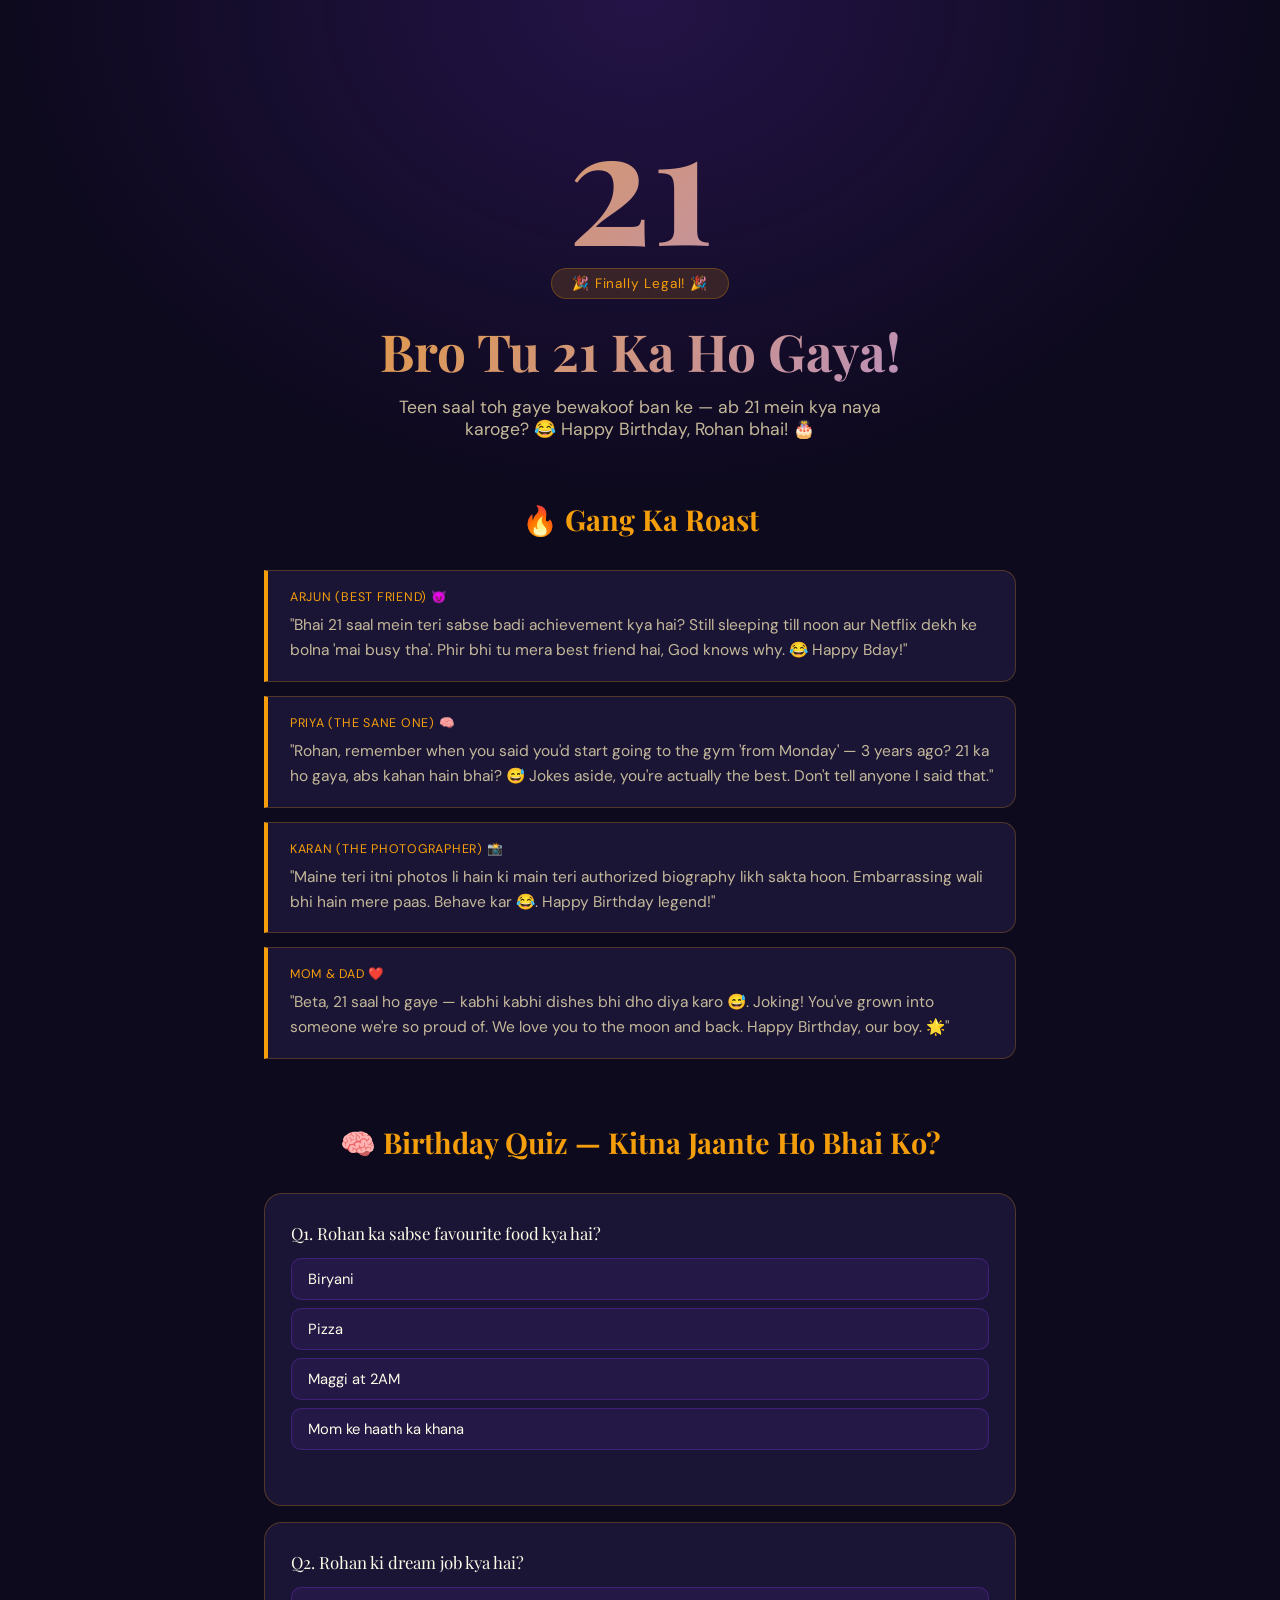
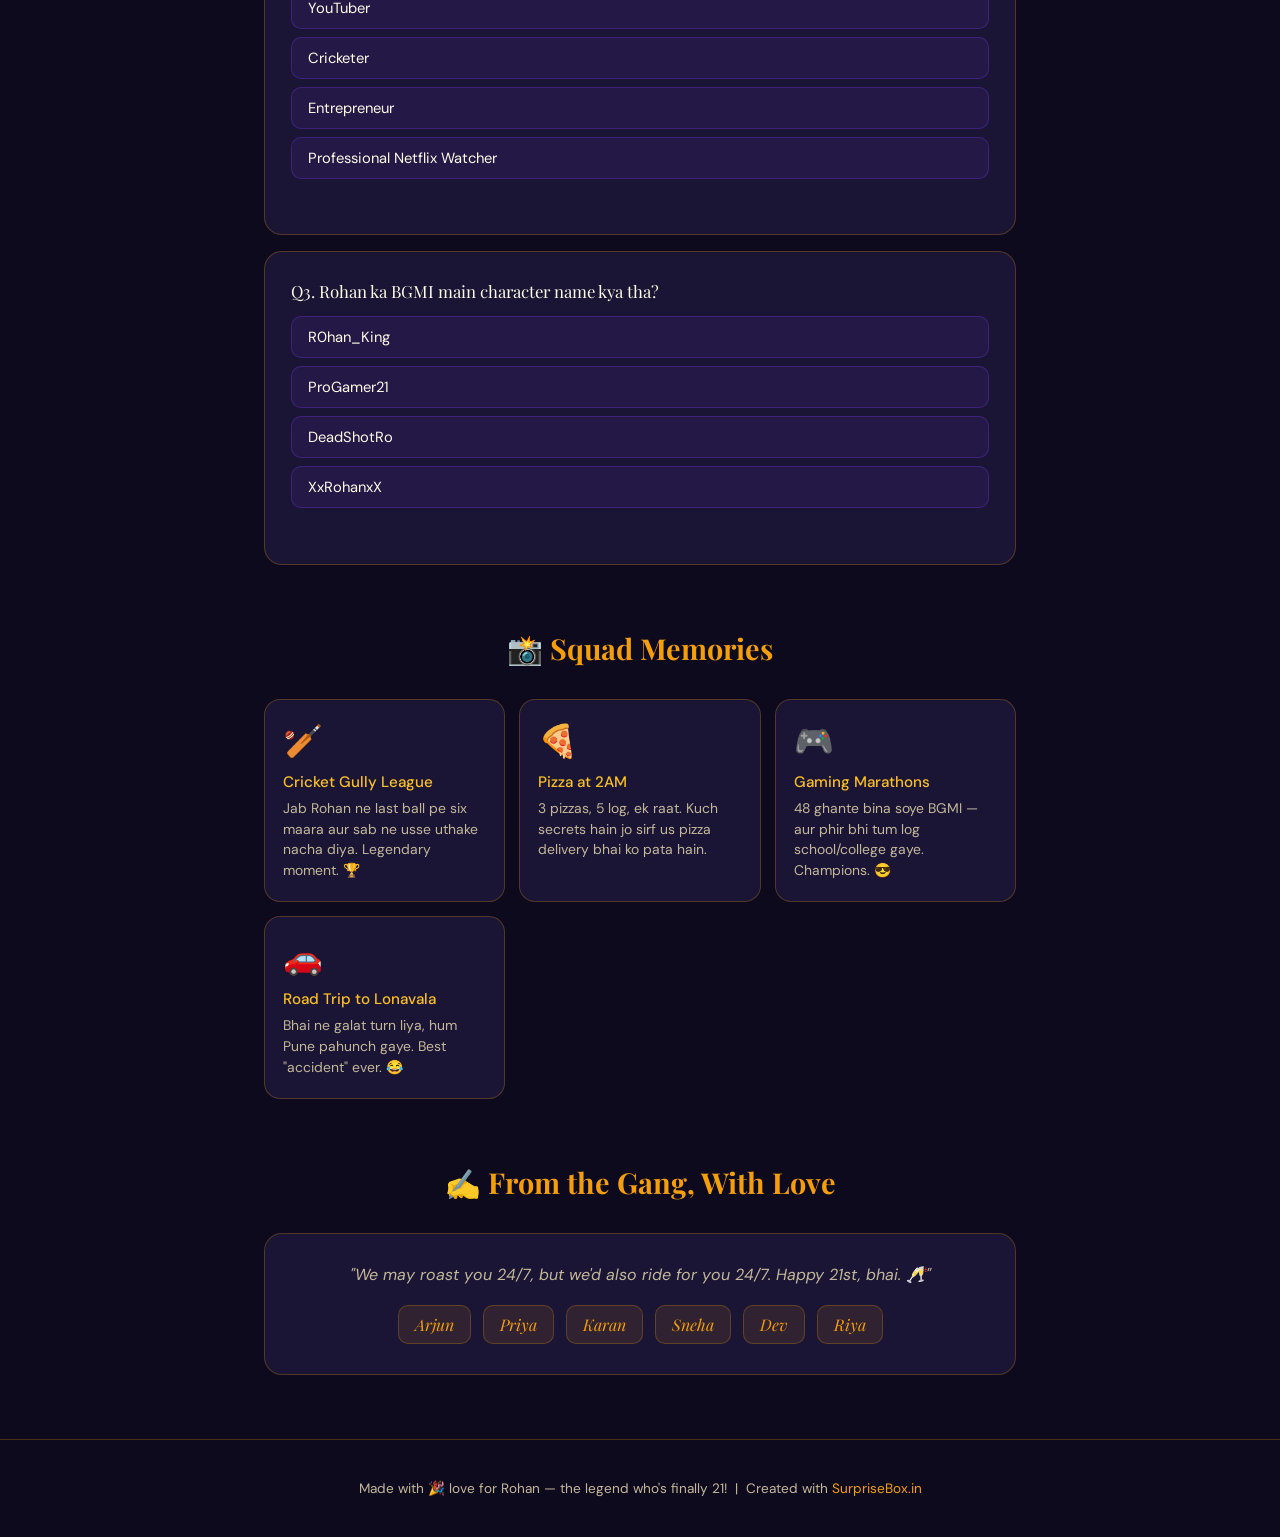
<file: samples/birthday-fun.html>
<!DOCTYPE html>
<html lang="en">
<head>
  <meta charset="UTF-8" />
  <meta name="viewport" content="width=device-width, initial-scale=1.0" />
  <title>Bro Tu 21 Ka Ho Gaya! 🎉</title>
  <link rel="preconnect" href="https://fonts.googleapis.com" />
  <link rel="preconnect" href="https://fonts.gstatic.com" crossorigin />
  <link href="https://fonts.googleapis.com/css2?family=Playfair+Display:ital,wght@0,400;0,700;1,400&family=DM+Sans:wght@300;400;500&display=swap" rel="stylesheet" />
  <style>
    :root {
      --bg: #0e0a1e;
      --card: #1a1535;
      --gold: #f59e0b;
      --gold2: #fbbf24;
      --purple: #7c3aed;
      --purple2: #a78bfa;
      --text: #fefce8;
      --muted: #c4b89a;
      --border: rgba(245, 158, 11, 0.25);
    }
    * { margin: 0; padding: 0; box-sizing: border-box; }
    body {
      background: var(--bg);
      color: var(--text);
      font-family: 'DM Sans', sans-serif;
      min-height: 100vh;
      overflow-x: hidden;
    }
    /* Confetti */
    .confetti-container {
      position: fixed;
      top: 0; left: 0;
      width: 100%; height: 100%;
      pointer-events: none;
      z-index: 0;
      overflow: hidden;
    }
    .confetto {
      position: absolute;
      top: -20px;
      width: 10px;
      height: 10px;
      animation: confettiFall linear infinite;
      border-radius: 2px;
    }
    @keyframes confettiFall {
      0%   { transform: translateY(0) rotate(0deg); opacity: 1; }
      100% { transform: translateY(110vh) rotate(720deg); opacity: 0; }
    }
    /* Hero */
    .hero {
      position: relative;
      z-index: 1;
      text-align: center;
      padding: 100px 24px 60px;
      background: radial-gradient(ellipse at 50% 0%, rgba(124,58,237,0.2) 0%, transparent 70%);
    }
    .hero-num {
      font-family: 'Playfair Display', serif;
      font-size: clamp(5rem, 18vw, 10rem);
      font-weight: 700;
      background: linear-gradient(135deg, var(--gold), var(--purple2));
      -webkit-background-clip: text;
      -webkit-text-fill-color: transparent;
      background-clip: text;
      line-height: 1;
      margin-bottom: 8px;
    }
    .hero .badge {
      display: inline-block;
      background: rgba(245,158,11,0.15);
      border: 1px solid var(--border);
      color: var(--gold);
      padding: 6px 20px;
      border-radius: 999px;
      font-size: 0.85rem;
      letter-spacing: 0.06em;
      margin-bottom: 22px;
    }
    .hero h1 {
      font-family: 'Playfair Display', serif;
      font-size: clamp(1.8rem, 5vw, 3.2rem);
      line-height: 1.2;
      margin-bottom: 14px;
      background: linear-gradient(135deg, var(--gold), var(--purple2));
      -webkit-background-clip: text;
      -webkit-text-fill-color: transparent;
      background-clip: text;
    }
    .hero p { color: var(--muted); font-size: 1.1rem; max-width: 500px; margin: 0 auto; }
    /* Section */
    .section {
      position: relative;
      z-index: 1;
      max-width: 800px;
      margin: 0 auto 64px;
      padding: 0 24px;
    }
    .section-title {
      font-family: 'Playfair Display', serif;
      font-size: 1.8rem;
      color: var(--gold);
      text-align: center;
      margin-bottom: 32px;
    }
    /* Roast cards */
    .roast-list { display: flex; flex-direction: column; gap: 14px; }
    .roast-card {
      background: var(--card);
      border: 1px solid var(--border);
      border-left: 4px solid var(--gold);
      border-radius: 0 14px 14px 0;
      padding: 18px 22px;
    }
    .roast-from {
      font-size: 0.78rem;
      color: var(--gold);
      letter-spacing: 0.06em;
      text-transform: uppercase;
      margin-bottom: 8px;
    }
    .roast-text { font-size: 0.97rem; color: var(--muted); line-height: 1.6; }
    /* Quiz */
    .quiz-card {
      background: var(--card);
      border: 1px solid var(--border);
      border-radius: 18px;
      padding: 28px 26px;
      margin-bottom: 16px;
    }
    .quiz-q {
      font-family: 'Playfair Display', serif;
      font-size: 1.05rem;
      color: var(--text);
      margin-bottom: 14px;
    }
    .quiz-options { display: flex; flex-direction: column; gap: 8px; }
    .quiz-opt {
      background: rgba(124,58,237,0.1);
      border: 1px solid rgba(124,58,237,0.3);
      border-radius: 10px;
      padding: 10px 16px;
      cursor: pointer;
      font-size: 0.92rem;
      color: var(--text);
      transition: background 0.2s, border-color 0.2s;
    }
    .quiz-opt:hover { background: rgba(245,158,11,0.15); border-color: var(--gold); }
    .quiz-opt.correct { background: rgba(16,185,129,0.2); border-color: #10b981; color: #6ee7b7; }
    .quiz-opt.wrong   { background: rgba(239,68,68,0.15); border-color: #ef4444; color: #fca5a5; }
    .quiz-result { margin-top: 10px; font-size: 0.9rem; color: var(--muted); font-style: italic; min-height: 1.2em; }
    /* Memories */
    .squad-grid {
      display: grid;
      grid-template-columns: repeat(auto-fit, minmax(220px, 1fr));
      gap: 14px;
    }
    .squad-card {
      background: var(--card);
      border: 1px solid var(--border);
      border-radius: 16px;
      padding: 20px 18px;
      transition: transform 0.2s, border-color 0.2s;
    }
    .squad-card:hover { transform: translateY(-4px); border-color: var(--gold); }
    .squad-emoji { font-size: 2rem; margin-bottom: 10px; }
    .squad-card h3 { font-size: 0.95rem; font-weight: 500; color: var(--gold2); margin-bottom: 6px; }
    .squad-card p  { font-size: 0.87rem; color: var(--muted); line-height: 1.5; }
    /* Signatures */
    .sig-section {
      background: var(--card);
      border: 1px solid var(--border);
      border-radius: 18px;
      padding: 30px 28px;
      text-align: center;
    }
    .sig-section p { color: var(--muted); margin-bottom: 20px; font-style: italic; }
    .sigs { display: flex; flex-wrap: wrap; justify-content: center; gap: 12px; }
    .sig {
      background: rgba(245,158,11,0.1);
      border: 1px solid var(--border);
      border-radius: 10px;
      padding: 8px 16px;
      font-family: 'Playfair Display', serif;
      color: var(--gold);
      font-style: italic;
    }
    /* Footer */
    footer {
      position: relative;
      z-index: 1;
      text-align: center;
      padding: 40px 24px;
      color: var(--muted);
      font-size: 0.85rem;
      border-top: 1px solid var(--border);
    }
    footer a { color: var(--gold); text-decoration: none; }
  </style>
</head>
<body>

  <!-- Confetti -->
  <div class="confetti-container" id="confettiContainer"></div>

  <!-- Hero -->
  <section class="hero">
    <div class="hero-num">21</div>
    <div class="badge">🎉 Finally Legal! 🎉</div>
    <h1>Bro Tu 21 Ka Ho Gaya!</h1>
    <p>Teen saal toh gaye bewakoof ban ke — ab 21 mein kya naya karoge? 😂 Happy Birthday, Rohan bhai! 🎂</p>
  </section>

  <!-- Roast Section -->
  <div class="section">
    <h2 class="section-title">🔥 Gang Ka Roast</h2>
    <div class="roast-list">
      <div class="roast-card">
        <div class="roast-from">Arjun (Best Friend) 😈</div>
        <div class="roast-text">
          "Bhai 21 saal mein teri sabse badi achievement kya hai? Still sleeping till noon aur
          Netflix dekh ke bolna 'mai busy tha'. Phir bhi tu mera best friend hai, God knows why. 😂 Happy Bday!"
        </div>
      </div>
      <div class="roast-card">
        <div class="roast-from">Priya (The Sane One) 🧠</div>
        <div class="roast-text">
          "Rohan, remember when you said you'd start going to the gym 'from Monday' — 3 years ago?
          21 ka ho gaya, abs kahan hain bhai? 😅 Jokes aside, you're actually the best. Don't tell anyone I said that."
        </div>
      </div>
      <div class="roast-card">
        <div class="roast-from">Karan (The Photographer) 📸</div>
        <div class="roast-text">
          "Maine teri itni photos li hain ki main teri authorized biography likh sakta hoon.
          Embarrassing wali bhi hain mere paas. Behave kar 😂. Happy Birthday legend!"
        </div>
      </div>
      <div class="roast-card">
        <div class="roast-from">Mom &amp; Dad ❤️</div>
        <div class="roast-text">
          "Beta, 21 saal ho gaye — kabhi kabhi dishes bhi dho diya karo 😅.
          Joking! You've grown into someone we're so proud of. We love you to the moon and back. Happy Birthday, our boy. 🌟"
        </div>
      </div>
    </div>
  </div>

  <!-- Birthday Quiz -->
  <div class="section">
    <h2 class="section-title">🧠 Birthday Quiz — Kitna Jaante Ho Bhai Ko?</h2>
    <div id="quizContainer"></div>
    <div id="quizScore" style="text-align:center;margin-top:20px;font-family:'Playfair Display',serif;font-size:1.1rem;color:var(--gold);"></div>
  </div>

  <!-- Squad Memories -->
  <div class="section">
    <h2 class="section-title">📸 Squad Memories</h2>
    <div class="squad-grid">
      <div class="squad-card">
        <div class="squad-emoji">🏏</div>
        <h3>Cricket Gully League</h3>
        <p>Jab Rohan ne last ball pe six maara aur sab ne usse uthake nacha diya. Legendary moment. 🏆</p>
      </div>
      <div class="squad-card">
        <div class="squad-emoji">🍕</div>
        <h3>Pizza at 2AM</h3>
        <p>3 pizzas, 5 log, ek raat. Kuch secrets hain jo sirf us pizza delivery bhai ko pata hain.</p>
      </div>
      <div class="squad-card">
        <div class="squad-emoji">🎮</div>
        <h3>Gaming Marathons</h3>
        <p>48 ghante bina soye BGMI — aur phir bhi tum log school/college gaye. Champions. 😎</p>
      </div>
      <div class="squad-card">
        <div class="squad-emoji">🚗</div>
        <h3>Road Trip to Lonavala</h3>
        <p>Bhai ne galat turn liya, hum Pune pahunch gaye. Best "accident" ever. 😂</p>
      </div>
    </div>
  </div>

  <!-- Gang Signatures -->
  <div class="section">
    <h2 class="section-title">✍️ From the Gang, With Love</h2>
    <div class="sig-section">
      <p>"We may roast you 24/7, but we'd also ride for you 24/7. Happy 21st, bhai. 🥂"</p>
      <div class="sigs">
        <span class="sig">Arjun</span>
        <span class="sig">Priya</span>
        <span class="sig">Karan</span>
        <span class="sig">Sneha</span>
        <span class="sig">Dev</span>
        <span class="sig">Riya</span>
      </div>
    </div>
  </div>

  <footer>
    Made with 🎉 love for Rohan — the legend who's finally 21! &nbsp;|&nbsp; Created with <a href="https://surprisebox.in" target="_blank" rel="noopener">SurpriseBox.in</a>
  </footer>

  <script>
    // Confetti
    const confettiContainer = document.getElementById('confettiContainer');
    const confettiColors = ['#f59e0b','#a78bfa','#f472b6','#34d399','#60a5fa','#fb923c'];
    for (let i = 0; i < 60; i++) {
      const c = document.createElement('div');
      c.classList.add('confetto');
      c.style.left = Math.random() * 100 + '%';
      c.style.backgroundColor = confettiColors[Math.floor(Math.random() * confettiColors.length)];
      c.style.animationDuration = (4 + Math.random() * 6) + 's';
      c.style.animationDelay = (Math.random() * 6) + 's';
      c.style.width = (6 + Math.random() * 8) + 'px';
      c.style.height = (6 + Math.random() * 8) + 'px';
      c.style.borderRadius = Math.random() > 0.5 ? '50%' : '2px';
      confettiContainer.appendChild(c);
    }

    // Quiz
    const quizData = [
      {
        q: "Rohan ka sabse favourite food kya hai?",
        opts: ["Biryani", "Pizza", "Maggi at 2AM", "Mom ke haath ka khana"],
        ans: 3,
        explain: "Sahi jawab — Mom ke haath ka khana, always! ❤️"
      },
      {
        q: "Rohan ki dream job kya hai?",
        opts: ["YouTuber", "Cricketer", "Entrepreneur", "Professional Netflix Watcher"],
        ans: 2,
        explain: "Entrepreneur! Bhai bada sapna dekhta hai. 🚀"
      },
      {
        q: "Rohan ka BGMI main character name kya tha?",
        opts: ["R0han_King", "ProGamer21", "DeadShotRo", "XxRohanxX"],
        ans: 0,
        explain: "R0han_King — classic! 👑"
      }
    ];
    let answered = 0;
    const quizContainer = document.getElementById('quizContainer');
    quizData.forEach((item, qi) => {
      const card = document.createElement('div');
      card.classList.add('quiz-card');
      card.innerHTML = `
        <div class="quiz-q">Q${qi+1}. ${item.q}</div>
        <div class="quiz-options">
          ${item.opts.map((o, i) => `<div class="quiz-opt" data-qi="${qi}" data-i="${i}">${o}</div>`).join('')}
        </div>
        <div class="quiz-result" id="qr-${qi}"></div>
      `;
      quizContainer.appendChild(card);
    });
    quizContainer.addEventListener('click', function(e) {
      const opt = e.target.closest('.quiz-opt');
      if (!opt || opt.classList.contains('correct') || opt.classList.contains('wrong')) return;
      const qi = parseInt(opt.dataset.qi);
      const i  = parseInt(opt.dataset.i);
      const card = opt.closest('.quiz-card');
      card.querySelectorAll('.quiz-opt').forEach(o => o.style.pointerEvents = 'none');
      const resultEl = document.getElementById('qr-' + qi);
      if (i === quizData[qi].ans) {
        opt.classList.add('correct');
        resultEl.textContent = '✅ Sahi! ' + quizData[qi].explain;
        resultEl.style.color = '#6ee7b7';
      } else {
        opt.classList.add('wrong');
        card.querySelectorAll('.quiz-opt')[quizData[qi].ans].classList.add('correct');
        resultEl.textContent = '❌ ' + quizData[qi].explain;
        resultEl.style.color = '#fca5a5';
      }
      answered++;
      if (answered === quizData.length) {
        document.getElementById('quizScore').textContent = '🎉 Quiz Complete! Tu sach mein Rohan ka dost hai!';
      }
    });
  </script>
</body>
</html>
</file>
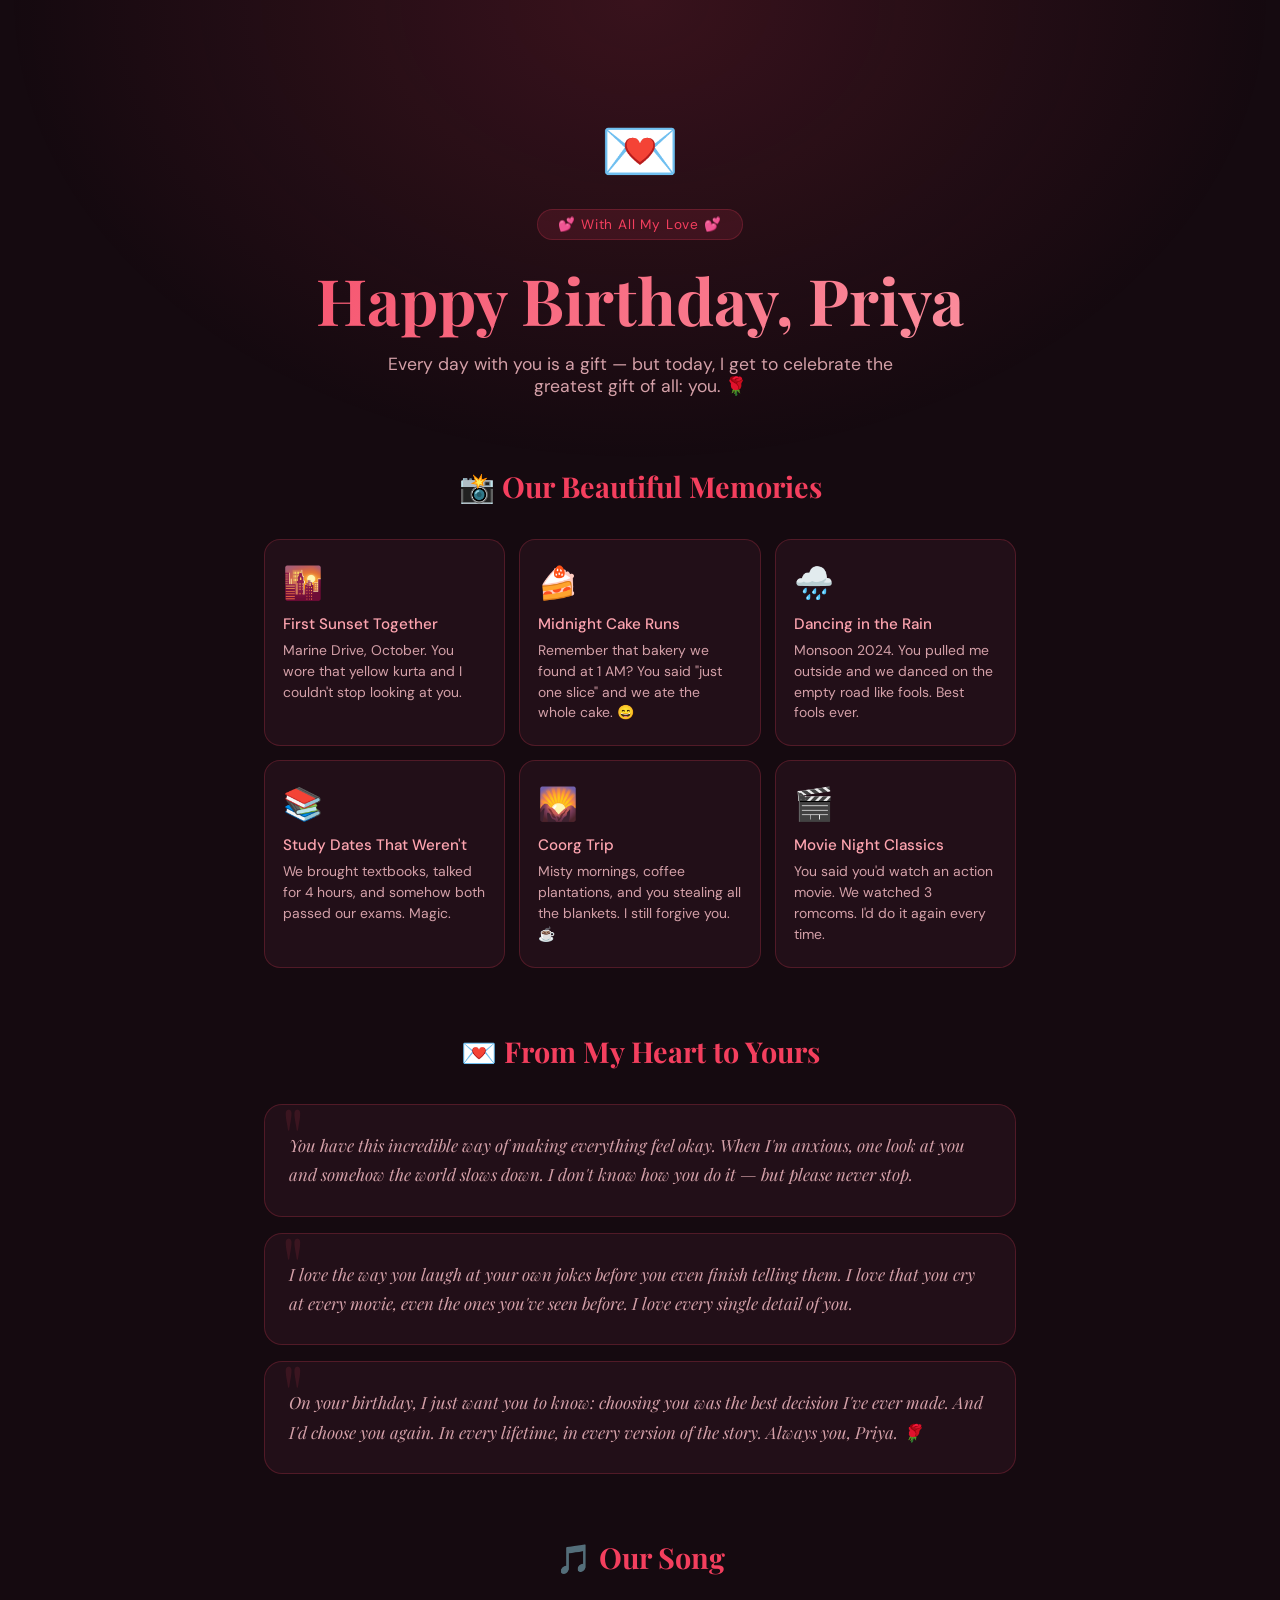
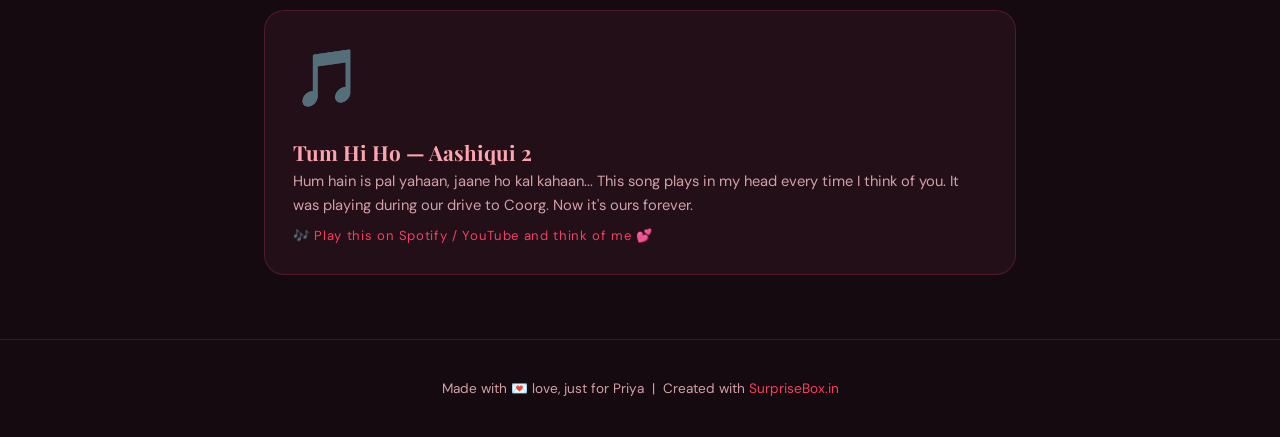
<file: samples/birthday-romantic.html>
<!DOCTYPE html>
<html lang="en">
<head>
  <meta charset="UTF-8" />
  <meta name="viewport" content="width=device-width, initial-scale=1.0" />
  <title>Happy Birthday, Priya 💌</title>
  <link rel="preconnect" href="https://fonts.googleapis.com" />
  <link rel="preconnect" href="https://fonts.gstatic.com" crossorigin />
  <link href="https://fonts.googleapis.com/css2?family=Playfair+Display:ital,wght@0,400;0,700;1,400&family=DM+Sans:wght@300;400;500&display=swap" rel="stylesheet" />
  <style>
    :root {
      --bg: #150a10;
      --card: #220f18;
      --rose: #f43f5e;
      --pink: #fb7185;
      --blush: #fda4af;
      --text: #fff1f2;
      --muted: #d4a0a8;
      --border: rgba(244, 63, 94, 0.22);
    }
    * { margin: 0; padding: 0; box-sizing: border-box; }
    body {
      background: var(--bg);
      color: var(--text);
      font-family: 'DM Sans', sans-serif;
      min-height: 100vh;
      overflow-x: hidden;
    }
    /* Floating petals */
    .petals-container {
      position: fixed;
      top: 0; left: 0;
      width: 100%; height: 100%;
      pointer-events: none;
      z-index: 0;
      overflow: hidden;
    }
    .petal {
      position: absolute;
      top: -40px;
      animation: petalFall linear infinite;
    }
    @keyframes petalFall {
      0%   { transform: translateY(0) rotate(0deg) translateX(0); opacity: 0.8; }
      40%  { transform: translateY(40vh) rotate(120deg) translateX(15px); }
      100% { transform: translateY(110vh) rotate(300deg) translateX(-10px); opacity: 0; }
    }
    /* Hero */
    .hero {
      position: relative;
      z-index: 1;
      text-align: center;
      padding: 110px 24px 70px;
      background: radial-gradient(ellipse at 50% 0%, rgba(244,63,94,0.16) 0%, transparent 70%);
    }
    .hero-icon {
      font-size: 4rem;
      margin-bottom: 16px;
      animation: heartbeat 1.4s ease-in-out infinite;
    }
    @keyframes heartbeat {
      0%, 100% { transform: scale(1); }
      15%       { transform: scale(1.2); }
      30%       { transform: scale(1); }
      45%       { transform: scale(1.12); }
      60%       { transform: scale(1); }
    }
    .hero .badge {
      display: inline-block;
      background: rgba(244,63,94,0.12);
      border: 1px solid var(--border);
      color: var(--rose);
      padding: 6px 20px;
      border-radius: 999px;
      font-size: 0.85rem;
      letter-spacing: 0.06em;
      margin-bottom: 22px;
    }
    .hero h1 {
      font-family: 'Playfair Display', serif;
      font-size: clamp(2.2rem, 6vw, 4rem);
      line-height: 1.2;
      margin-bottom: 14px;
      background: linear-gradient(135deg, var(--rose), var(--blush));
      -webkit-background-clip: text;
      -webkit-text-fill-color: transparent;
      background-clip: text;
    }
    .hero p { color: var(--muted); font-size: 1.1rem; max-width: 520px; margin: 0 auto; }
    /* Section */
    .section {
      position: relative;
      z-index: 1;
      max-width: 800px;
      margin: 0 auto 64px;
      padding: 0 24px;
    }
    .section-title {
      font-family: 'Playfair Display', serif;
      font-size: 1.8rem;
      color: var(--rose);
      text-align: center;
      margin-bottom: 34px;
    }
    /* Memory grid */
    .memory-grid {
      display: grid;
      grid-template-columns: repeat(auto-fit, minmax(220px, 1fr));
      gap: 14px;
    }
    .memory-card {
      background: var(--card);
      border: 1px solid var(--border);
      border-radius: 16px;
      padding: 22px 18px;
      transition: transform 0.2s, border-color 0.2s;
    }
    .memory-card:hover { transform: translateY(-5px); border-color: var(--rose); }
    .memory-emoji { font-size: 2rem; margin-bottom: 10px; }
    .memory-card h3 { font-size: 0.95rem; font-weight: 500; color: var(--blush); margin-bottom: 6px; }
    .memory-card p  { font-size: 0.87rem; color: var(--muted); line-height: 1.5; }
    /* Messages */
    .messages-list { display: flex; flex-direction: column; gap: 16px; }
    .msg-card {
      background: var(--card);
      border: 1px solid var(--border);
      border-radius: 18px;
      padding: 26px 24px;
      position: relative;
    }
    .msg-card::before {
      content: '"';
      font-family: 'Playfair Display', serif;
      font-size: 5rem;
      color: rgba(244,63,94,0.12);
      position: absolute;
      top: -10px;
      left: 16px;
      line-height: 1;
    }
    .msg-text {
      font-family: 'Playfair Display', serif;
      font-size: 1.05rem;
      color: var(--muted);
      line-height: 1.75;
      font-style: italic;
      position: relative;
      z-index: 1;
    }
    /* Song section */
    .song-card {
      background: var(--card);
      border: 1px solid var(--border);
      border-radius: 20px;
      padding: 30px 28px;
      display: flex;
      align-items: center;
      gap: 24px;
      flex-wrap: wrap;
    }
    .song-icon {
      font-size: 3.5rem;
      animation: spin 4s linear infinite;
      flex-shrink: 0;
    }
    @keyframes spin { to { transform: rotate(360deg); } }
    .song-info h3 {
      font-family: 'Playfair Display', serif;
      font-size: 1.3rem;
      color: var(--blush);
      margin-bottom: 4px;
    }
    .song-info p { font-size: 0.92rem; color: var(--muted); line-height: 1.6; }
    .song-info .song-meta {
      margin-top: 10px;
      font-size: 0.82rem;
      color: var(--rose);
      letter-spacing: 0.05em;
    }
    /* Footer */
    footer {
      position: relative;
      z-index: 1;
      text-align: center;
      padding: 40px 24px;
      color: var(--muted);
      font-size: 0.85rem;
      border-top: 1px solid var(--border);
    }
    footer a { color: var(--rose); text-decoration: none; }
  </style>
</head>
<body>

  <!-- Floating Petals -->
  <div class="petals-container" id="petalsContainer"></div>

  <!-- Hero -->
  <section class="hero">
    <div class="hero-icon">💌</div>
    <div class="badge">💕 With All My Love 💕</div>
    <h1>Happy Birthday, Priya</h1>
    <p>Every day with you is a gift — but today, I get to celebrate the greatest gift of all: you. 🌹</p>
  </section>

  <!-- Memory Grid -->
  <div class="section">
    <h2 class="section-title">📸 Our Beautiful Memories</h2>
    <div class="memory-grid">
      <div class="memory-card">
        <div class="memory-emoji">🌇</div>
        <h3>First Sunset Together</h3>
        <p>Marine Drive, October. You wore that yellow kurta and I couldn't stop looking at you.</p>
      </div>
      <div class="memory-card">
        <div class="memory-emoji">🍰</div>
        <h3>Midnight Cake Runs</h3>
        <p>Remember that bakery we found at 1 AM? You said "just one slice" and we ate the whole cake. 😄</p>
      </div>
      <div class="memory-card">
        <div class="memory-emoji">🌧️</div>
        <h3>Dancing in the Rain</h3>
        <p>Monsoon 2024. You pulled me outside and we danced on the empty road like fools. Best fools ever.</p>
      </div>
      <div class="memory-card">
        <div class="memory-emoji">📚</div>
        <h3>Study Dates That Weren't</h3>
        <p>We brought textbooks, talked for 4 hours, and somehow both passed our exams. Magic.</p>
      </div>
      <div class="memory-card">
        <div class="memory-emoji">🌄</div>
        <h3>Coorg Trip</h3>
        <p>Misty mornings, coffee plantations, and you stealing all the blankets. I still forgive you. ☕</p>
      </div>
      <div class="memory-card">
        <div class="memory-emoji">🎬</div>
        <h3>Movie Night Classics</h3>
        <p>You said you'd watch an action movie. We watched 3 romcoms. I'd do it again every time.</p>
      </div>
    </div>
  </div>

  <!-- Heartfelt Messages -->
  <div class="section">
    <h2 class="section-title">💌 From My Heart to Yours</h2>
    <div class="messages-list">
      <div class="msg-card">
        <div class="msg-text">
          You have this incredible way of making everything feel okay. When I'm anxious, one look at you
          and somehow the world slows down. I don't know how you do it — but please never stop.
        </div>
      </div>
      <div class="msg-card">
        <div class="msg-text">
          I love the way you laugh at your own jokes before you even finish telling them.
          I love that you cry at every movie, even the ones you've seen before. I love every single detail of you.
        </div>
      </div>
      <div class="msg-card">
        <div class="msg-text">
          On your birthday, I just want you to know: choosing you was the best decision I've ever made.
          And I'd choose you again. In every lifetime, in every version of the story. Always you, Priya. 🌹
        </div>
      </div>
    </div>
  </div>

  <!-- Special Song -->
  <div class="section">
    <h2 class="section-title">🎵 Our Song</h2>
    <div class="song-card">
      <div class="song-icon">🎵</div>
      <div class="song-info">
        <h3>Tum Hi Ho — Aashiqui 2</h3>
        <p>
          Hum hain is pal yahaan, jaane ho kal kahaan... This song plays in my head every time I think of you.
          It was playing during our drive to Coorg. Now it's ours forever.
        </p>
        <div class="song-meta">🎶 Play this on Spotify / YouTube and think of me 💕</div>
      </div>
    </div>
  </div>

  <footer>
    Made with 💌 love, just for Priya &nbsp;|&nbsp; Created with <a href="https://surprisebox.in" target="_blank" rel="noopener">SurpriseBox.in</a>
  </footer>

  <script>
    // Floating rose petals
    const petalContainer = document.getElementById('petalsContainer');
    const petalSymbols = ['🌸', '🌹', '💕', '❤️', '🌺', '💖'];
    for (let i = 0; i < 22; i++) {
      const p = document.createElement('div');
      p.classList.add('petal');
      p.textContent = petalSymbols[Math.floor(Math.random() * petalSymbols.length)];
      p.style.left = Math.random() * 100 + '%';
      p.style.animationDuration = (8 + Math.random() * 9) + 's';
      p.style.animationDelay = (Math.random() * 10) + 's';
      p.style.fontSize = (0.9 + Math.random() * 1.0) + 'rem';
      p.style.opacity = (0.4 + Math.random() * 0.4).toString();
      petalContainer.appendChild(p);
    }
  </script>
</body>
</html>
</file>
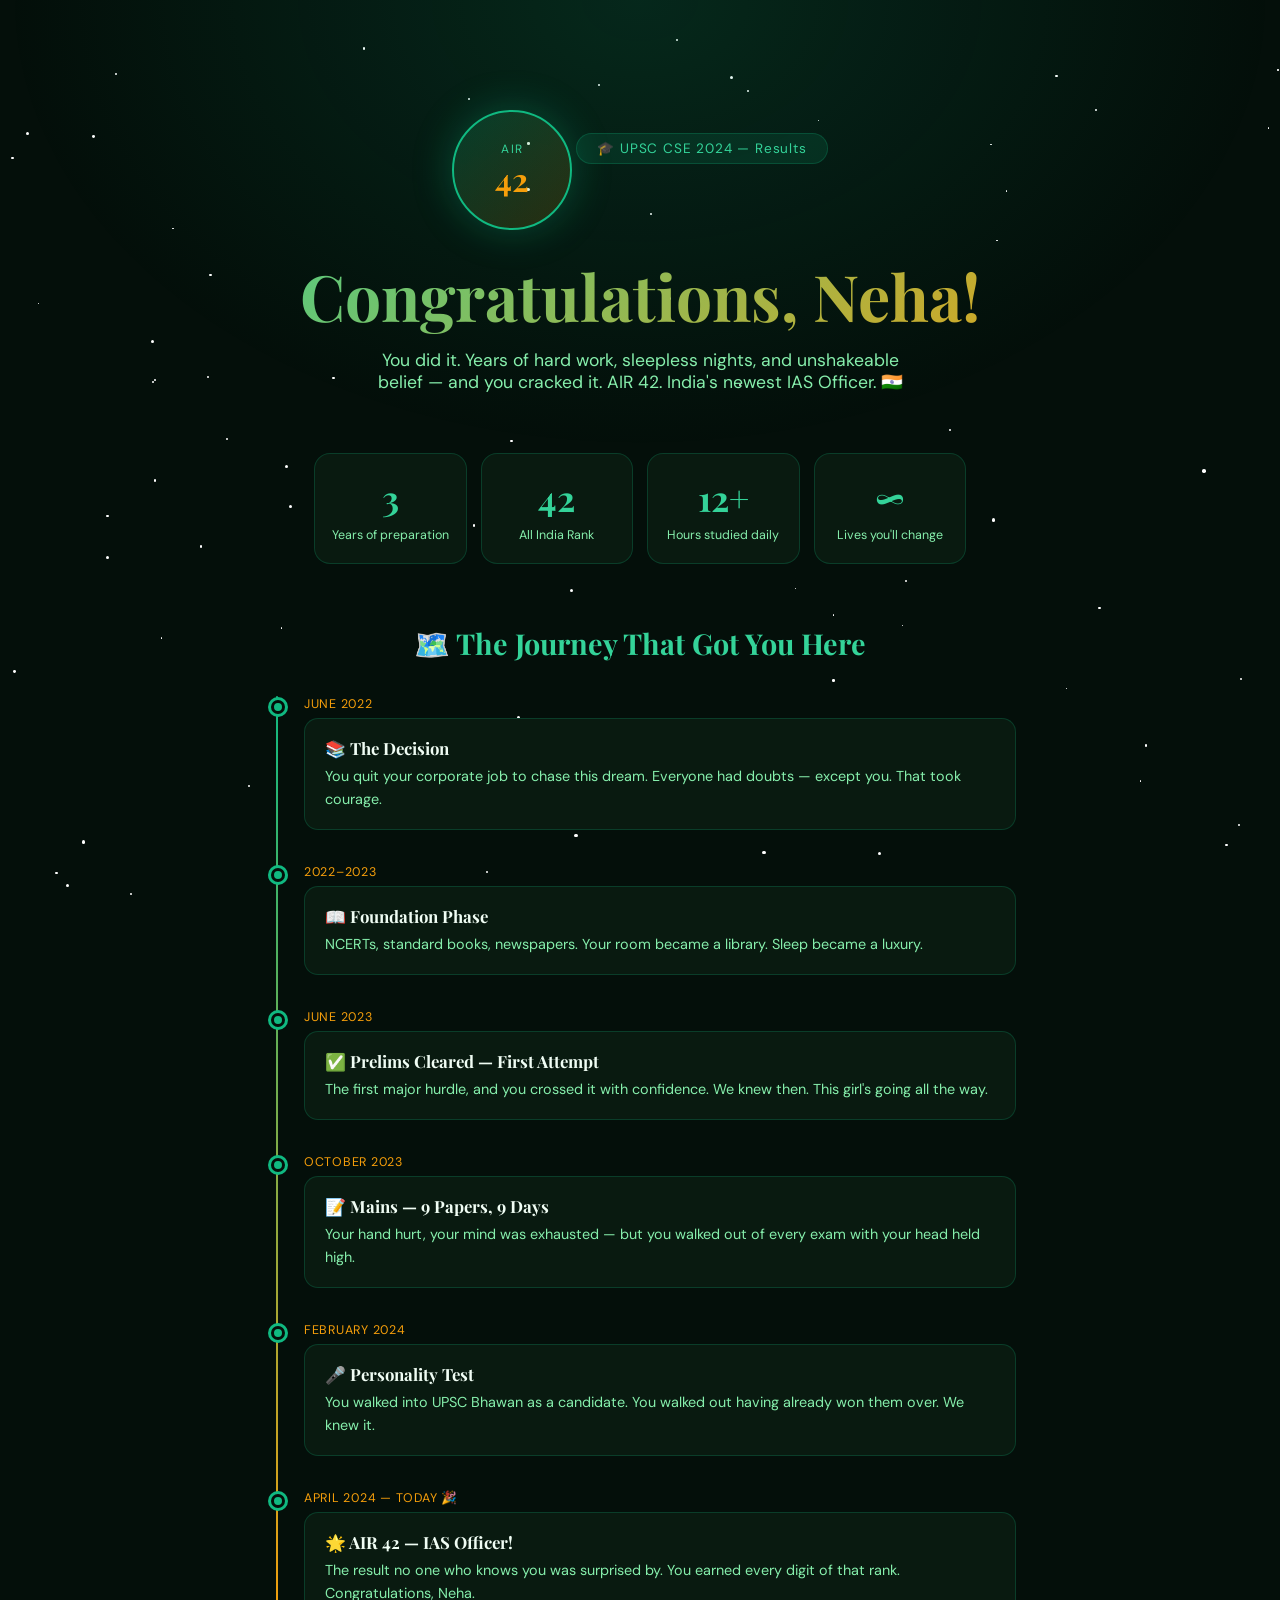
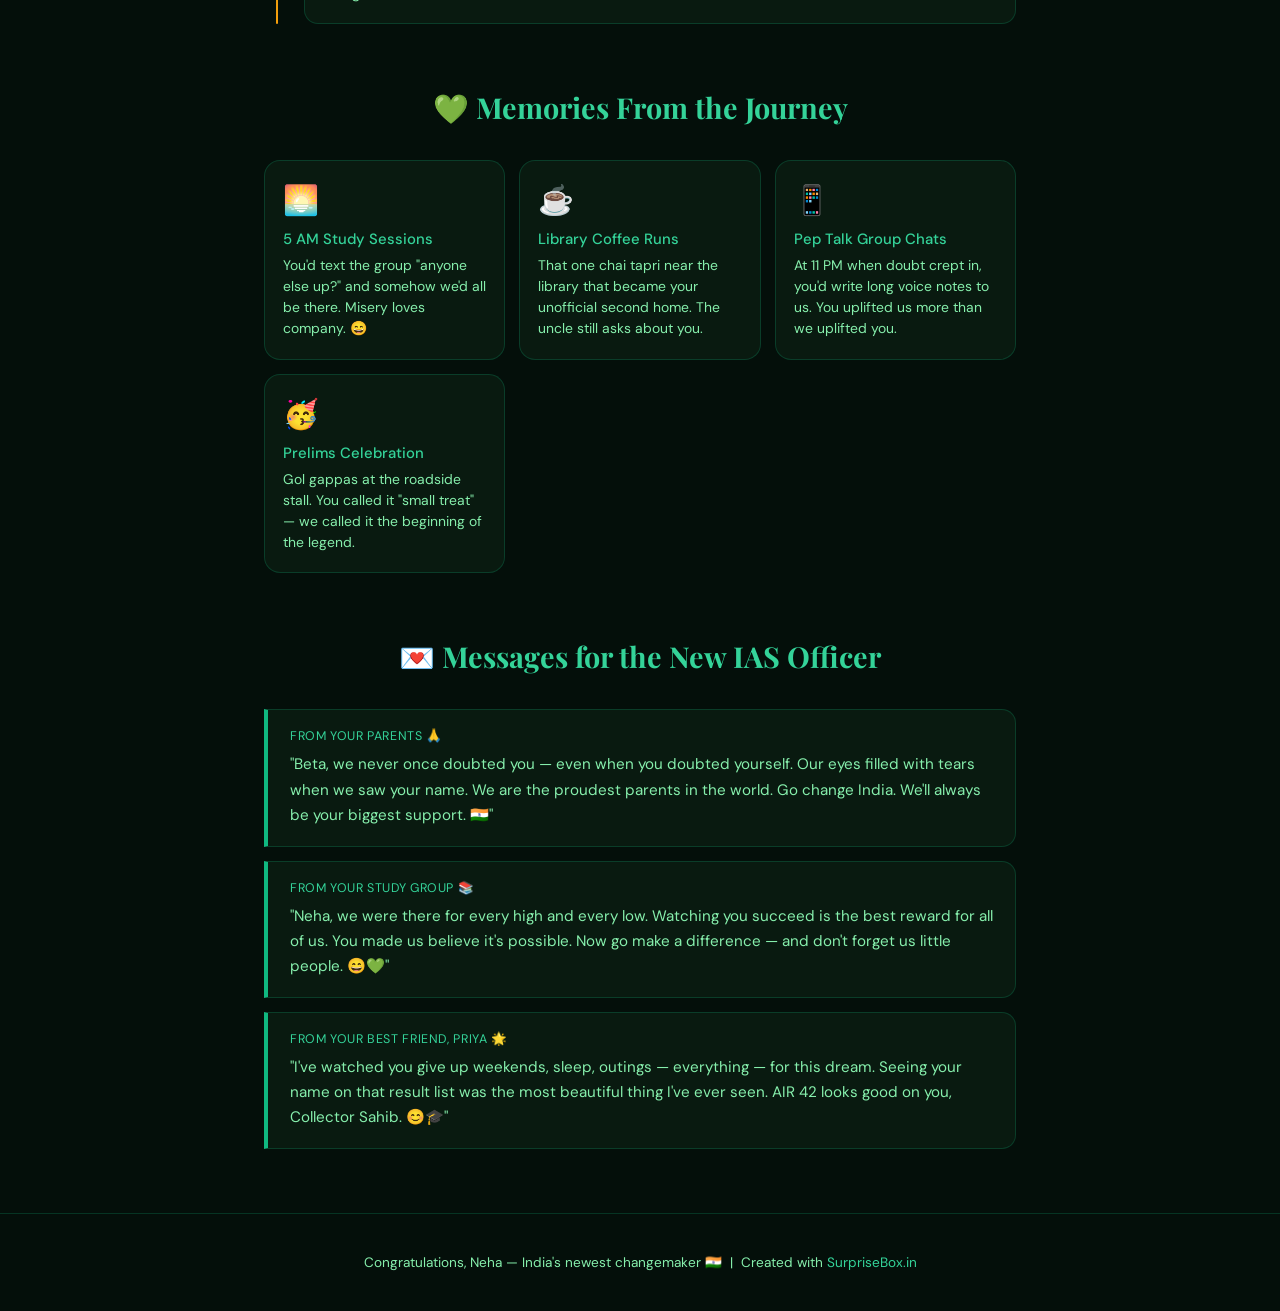
<file: samples/congratulations.html>
<!DOCTYPE html>
<html lang="en">
<head>
  <meta charset="UTF-8" />
  <meta name="viewport" content="width=device-width, initial-scale=1.0" />
  <title>Congratulations, Neha! 🎓</title>
  <link rel="preconnect" href="https://fonts.googleapis.com" />
  <link rel="preconnect" href="https://fonts.gstatic.com" crossorigin />
  <link href="https://fonts.googleapis.com/css2?family=Playfair+Display:ital,wght@0,400;0,700;1,400&family=DM+Sans:wght@300;400;500&display=swap" rel="stylesheet" />
  <style>
    :root {
      --bg: #040f0a;
      --card: #091a10;
      --green: #10b981;
      --green2: #34d399;
      --gold: #f59e0b;
      --text: #f0fdf4;
      --muted: #86efac;
      --border: rgba(16, 185, 129, 0.22);
    }
    * { margin: 0; padding: 0; box-sizing: border-box; }
    body {
      background: var(--bg);
      color: var(--text);
      font-family: 'DM Sans', sans-serif;
      min-height: 100vh;
      overflow-x: hidden;
    }
    /* Stars */
    .stars-container {
      position: fixed;
      top: 0; left: 0;
      width: 100%; height: 100%;
      pointer-events: none;
      z-index: 0;
      overflow: hidden;
    }
    .star {
      position: absolute;
      background: #fff;
      border-radius: 50%;
      animation: twinkle ease-in-out infinite;
    }
    @keyframes twinkle {
      0%, 100% { opacity: 0.2; transform: scale(1); }
      50%       { opacity: 1;   transform: scale(1.5); }
    }
    /* Hero */
    .hero {
      position: relative;
      z-index: 1;
      text-align: center;
      padding: 110px 24px 60px;
      background: radial-gradient(ellipse at 50% 0%, rgba(16,185,129,0.15) 0%, transparent 70%);
    }
    .hero-badge-big {
      display: inline-flex;
      flex-direction: column;
      align-items: center;
      background: linear-gradient(135deg, rgba(16,185,129,0.2), rgba(245,158,11,0.15));
      border: 2px solid var(--green);
      border-radius: 50%;
      width: 120px; height: 120px;
      justify-content: center;
      margin: 0 auto 28px;
      box-shadow: 0 0 40px rgba(16,185,129,0.3);
    }
    .hero-badge-big .rank { font-size: 0.75rem; color: var(--green2); letter-spacing: 0.1em; text-transform: uppercase; }
    .hero-badge-big .air  { font-family: 'Playfair Display', serif; font-size: 2rem; font-weight: 700; color: var(--gold); }
    .hero .badge {
      display: inline-block;
      background: rgba(16,185,129,0.12);
      border: 1px solid var(--border);
      color: var(--green2);
      padding: 6px 20px;
      border-radius: 999px;
      font-size: 0.85rem;
      letter-spacing: 0.06em;
      margin-bottom: 22px;
    }
    .hero h1 {
      font-family: 'Playfair Display', serif;
      font-size: clamp(2.2rem, 6vw, 4rem);
      line-height: 1.2;
      margin-bottom: 14px;
      background: linear-gradient(135deg, var(--green2), var(--gold));
      -webkit-background-clip: text;
      -webkit-text-fill-color: transparent;
      background-clip: text;
    }
    .hero p { color: var(--muted); font-size: 1.1rem; max-width: 540px; margin: 0 auto; }
    /* Stats */
    .stats-row {
      position: relative;
      z-index: 1;
      max-width: 700px;
      margin: 0 auto 60px;
      padding: 0 24px;
      display: grid;
      grid-template-columns: repeat(auto-fit, minmax(140px, 1fr));
      gap: 14px;
    }
    .stat-card {
      background: var(--card);
      border: 1px solid var(--border);
      border-radius: 16px;
      padding: 20px 14px;
      text-align: center;
    }
    .stat-num {
      font-family: 'Playfair Display', serif;
      font-size: 2.2rem;
      font-weight: 700;
      color: var(--green2);
    }
    .stat-label { font-size: 0.78rem; color: var(--muted); margin-top: 6px; line-height: 1.3; }
    /* Section */
    .section {
      position: relative;
      z-index: 1;
      max-width: 800px;
      margin: 0 auto 64px;
      padding: 0 24px;
    }
    .section-title {
      font-family: 'Playfair Display', serif;
      font-size: 1.8rem;
      color: var(--green2);
      text-align: center;
      margin-bottom: 34px;
    }
    /* Timeline */
    .timeline { position: relative; padding-left: 40px; }
    .timeline::before {
      content: '';
      position: absolute;
      left: 12px; top: 0; bottom: 0;
      width: 2px;
      background: linear-gradient(to bottom, var(--green), var(--gold));
      border-radius: 2px;
    }
    .tl-item { position: relative; margin-bottom: 34px; }
    .tl-dot {
      position: absolute;
      left: -33px; top: 4px;
      width: 14px; height: 14px;
      border-radius: 50%;
      background: var(--green);
      border: 3px solid var(--bg);
      box-shadow: 0 0 0 3px var(--green);
    }
    .tl-date { font-size: 0.78rem; color: var(--gold); letter-spacing: 0.06em; text-transform: uppercase; margin-bottom: 6px; }
    .tl-card {
      background: var(--card);
      border: 1px solid var(--border);
      border-radius: 14px;
      padding: 18px 20px;
    }
    .tl-card h3 { font-family: 'Playfair Display', serif; font-size: 1.05rem; color: var(--text); margin-bottom: 6px; }
    .tl-card p  { font-size: 0.9rem; color: var(--muted); line-height: 1.6; }
    /* Memories */
    .memories-grid {
      display: grid;
      grid-template-columns: repeat(auto-fit, minmax(220px, 1fr));
      gap: 14px;
    }
    .memory-card {
      background: var(--card);
      border: 1px solid var(--border);
      border-radius: 16px;
      padding: 20px 18px;
      transition: transform 0.2s, border-color 0.2s;
    }
    .memory-card:hover { transform: translateY(-4px); border-color: var(--green); }
    .mem-emoji { font-size: 1.8rem; margin-bottom: 10px; }
    .memory-card h3 { font-size: 0.93rem; font-weight: 500; color: var(--green2); margin-bottom: 6px; }
    .memory-card p  { font-size: 0.87rem; color: var(--muted); line-height: 1.5; }
    /* Messages */
    .msgs-list { display: flex; flex-direction: column; gap: 14px; }
    .msg-card {
      background: var(--card);
      border: 1px solid var(--border);
      border-left: 4px solid var(--green);
      border-radius: 0 14px 14px 0;
      padding: 18px 22px;
    }
    .msg-from { font-size: 0.78rem; color: var(--green2); letter-spacing: 0.05em; text-transform: uppercase; margin-bottom: 8px; }
    .msg-text { font-size: 0.95rem; color: var(--muted); line-height: 1.65; }
    /* Footer */
    footer {
      position: relative;
      z-index: 1;
      text-align: center;
      padding: 40px 24px;
      color: var(--muted);
      font-size: 0.85rem;
      border-top: 1px solid var(--border);
    }
    footer a { color: var(--green2); text-decoration: none; }
  </style>
</head>
<body>

  <!-- Stars -->
  <div class="stars-container" id="starsContainer"></div>

  <!-- Hero -->
  <section class="hero">
    <div class="hero-badge-big">
      <span class="rank">AIR</span>
      <span class="air">42</span>
    </div>
    <div class="badge">🎓 UPSC CSE 2024 — Results</div>
    <h1>Congratulations, Neha!</h1>
    <p>You did it. Years of hard work, sleepless nights, and unshakeable belief — and you cracked it.
       AIR 42. India's newest IAS Officer. 🇮🇳</p>
  </section>

  <!-- Stats -->
  <div class="stats-row">
    <div class="stat-card">
      <div class="stat-num">3</div>
      <div class="stat-label">Years of preparation</div>
    </div>
    <div class="stat-card">
      <div class="stat-num">42</div>
      <div class="stat-label">All India Rank</div>
    </div>
    <div class="stat-card">
      <div class="stat-num">12+</div>
      <div class="stat-label">Hours studied daily</div>
    </div>
    <div class="stat-card">
      <div class="stat-num">∞</div>
      <div class="stat-label">Lives you'll change</div>
    </div>
  </div>

  <!-- Journey Timeline -->
  <div class="section">
    <h2 class="section-title">🗺️ The Journey That Got You Here</h2>
    <div class="timeline">
      <div class="tl-item">
        <div class="tl-dot"></div>
        <div class="tl-date">June 2022</div>
        <div class="tl-card">
          <h3>📚 The Decision</h3>
          <p>You quit your corporate job to chase this dream. Everyone had doubts — except you. That took courage.</p>
        </div>
      </div>
      <div class="tl-item">
        <div class="tl-dot"></div>
        <div class="tl-date">2022–2023</div>
        <div class="tl-card">
          <h3>📖 Foundation Phase</h3>
          <p>NCERTs, standard books, newspapers. Your room became a library. Sleep became a luxury.</p>
        </div>
      </div>
      <div class="tl-item">
        <div class="tl-dot"></div>
        <div class="tl-date">June 2023</div>
        <div class="tl-card">
          <h3>✅ Prelims Cleared — First Attempt</h3>
          <p>The first major hurdle, and you crossed it with confidence. We knew then. This girl's going all the way.</p>
        </div>
      </div>
      <div class="tl-item">
        <div class="tl-dot"></div>
        <div class="tl-date">October 2023</div>
        <div class="tl-card">
          <h3>📝 Mains — 9 Papers, 9 Days</h3>
          <p>Your hand hurt, your mind was exhausted — but you walked out of every exam with your head held high.</p>
        </div>
      </div>
      <div class="tl-item">
        <div class="tl-dot"></div>
        <div class="tl-date">February 2024</div>
        <div class="tl-card">
          <h3>🎤 Personality Test</h3>
          <p>You walked into UPSC Bhawan as a candidate. You walked out having already won them over. We knew it.</p>
        </div>
      </div>
      <div class="tl-item">
        <div class="tl-dot"></div>
        <div class="tl-date">April 2024 — TODAY 🎉</div>
        <div class="tl-card">
          <h3>🌟 AIR 42 — IAS Officer!</h3>
          <p>The result no one who knows you was surprised by. You earned every digit of that rank. Congratulations, Neha.</p>
        </div>
      </div>
    </div>
  </div>

  <!-- Memories -->
  <div class="section">
    <h2 class="section-title">💚 Memories From the Journey</h2>
    <div class="memories-grid">
      <div class="memory-card">
        <div class="mem-emoji">🌅</div>
        <h3>5 AM Study Sessions</h3>
        <p>You'd text the group "anyone else up?" and somehow we'd all be there. Misery loves company. 😄</p>
      </div>
      <div class="memory-card">
        <div class="mem-emoji">☕</div>
        <h3>Library Coffee Runs</h3>
        <p>That one chai tapri near the library that became your unofficial second home. The uncle still asks about you.</p>
      </div>
      <div class="memory-card">
        <div class="mem-emoji">📱</div>
        <h3>Pep Talk Group Chats</h3>
        <p>At 11 PM when doubt crept in, you'd write long voice notes to us. You uplifted us more than we uplifted you.</p>
      </div>
      <div class="memory-card">
        <div class="mem-emoji">🥳</div>
        <h3>Prelims Celebration</h3>
        <p>Gol gappas at the roadside stall. You called it "small treat" — we called it the beginning of the legend.</p>
      </div>
    </div>
  </div>

  <!-- Messages -->
  <div class="section">
    <h2 class="section-title">💌 Messages for the New IAS Officer</h2>
    <div class="msgs-list">
      <div class="msg-card">
        <div class="msg-from">From Your Parents 🙏</div>
        <div class="msg-text">
          "Beta, we never once doubted you — even when you doubted yourself. Our eyes filled with tears when we saw your name.
          We are the proudest parents in the world. Go change India. We'll always be your biggest support. 🇮🇳"
        </div>
      </div>
      <div class="msg-card">
        <div class="msg-from">From Your Study Group 📚</div>
        <div class="msg-text">
          "Neha, we were there for every high and every low. Watching you succeed is the best reward for all of us.
          You made us believe it's possible. Now go make a difference — and don't forget us little people. 😄💚"
        </div>
      </div>
      <div class="msg-card">
        <div class="msg-from">From Your Best Friend, Priya 🌟</div>
        <div class="msg-text">
          "I've watched you give up weekends, sleep, outings — everything — for this dream.
          Seeing your name on that result list was the most beautiful thing I've ever seen.
          AIR 42 looks good on you, Collector Sahib. 😊🎓"
        </div>
      </div>
    </div>
  </div>

  <footer>
    Congratulations, Neha — India's newest changemaker 🇮🇳 &nbsp;|&nbsp; Created with <a href="https://surprisebox.in" target="_blank" rel="noopener">SurpriseBox.in</a>
  </footer>

  <script>
    // Twinkling stars
    const starsContainer = document.getElementById('starsContainer');
    for (let i = 0; i < 80; i++) {
      const s = document.createElement('div');
      s.classList.add('star');
      const size = 1 + Math.random() * 2.5;
      s.style.width  = size + 'px';
      s.style.height = size + 'px';
      s.style.left = Math.random() * 100 + '%';
      s.style.top  = Math.random() * 100 + '%';
      s.style.animationDuration  = (2 + Math.random() * 4) + 's';
      s.style.animationDelay     = (Math.random() * 5) + 's';
      starsContainer.appendChild(s);
    }
  </script>
</body>
</html>
</file>
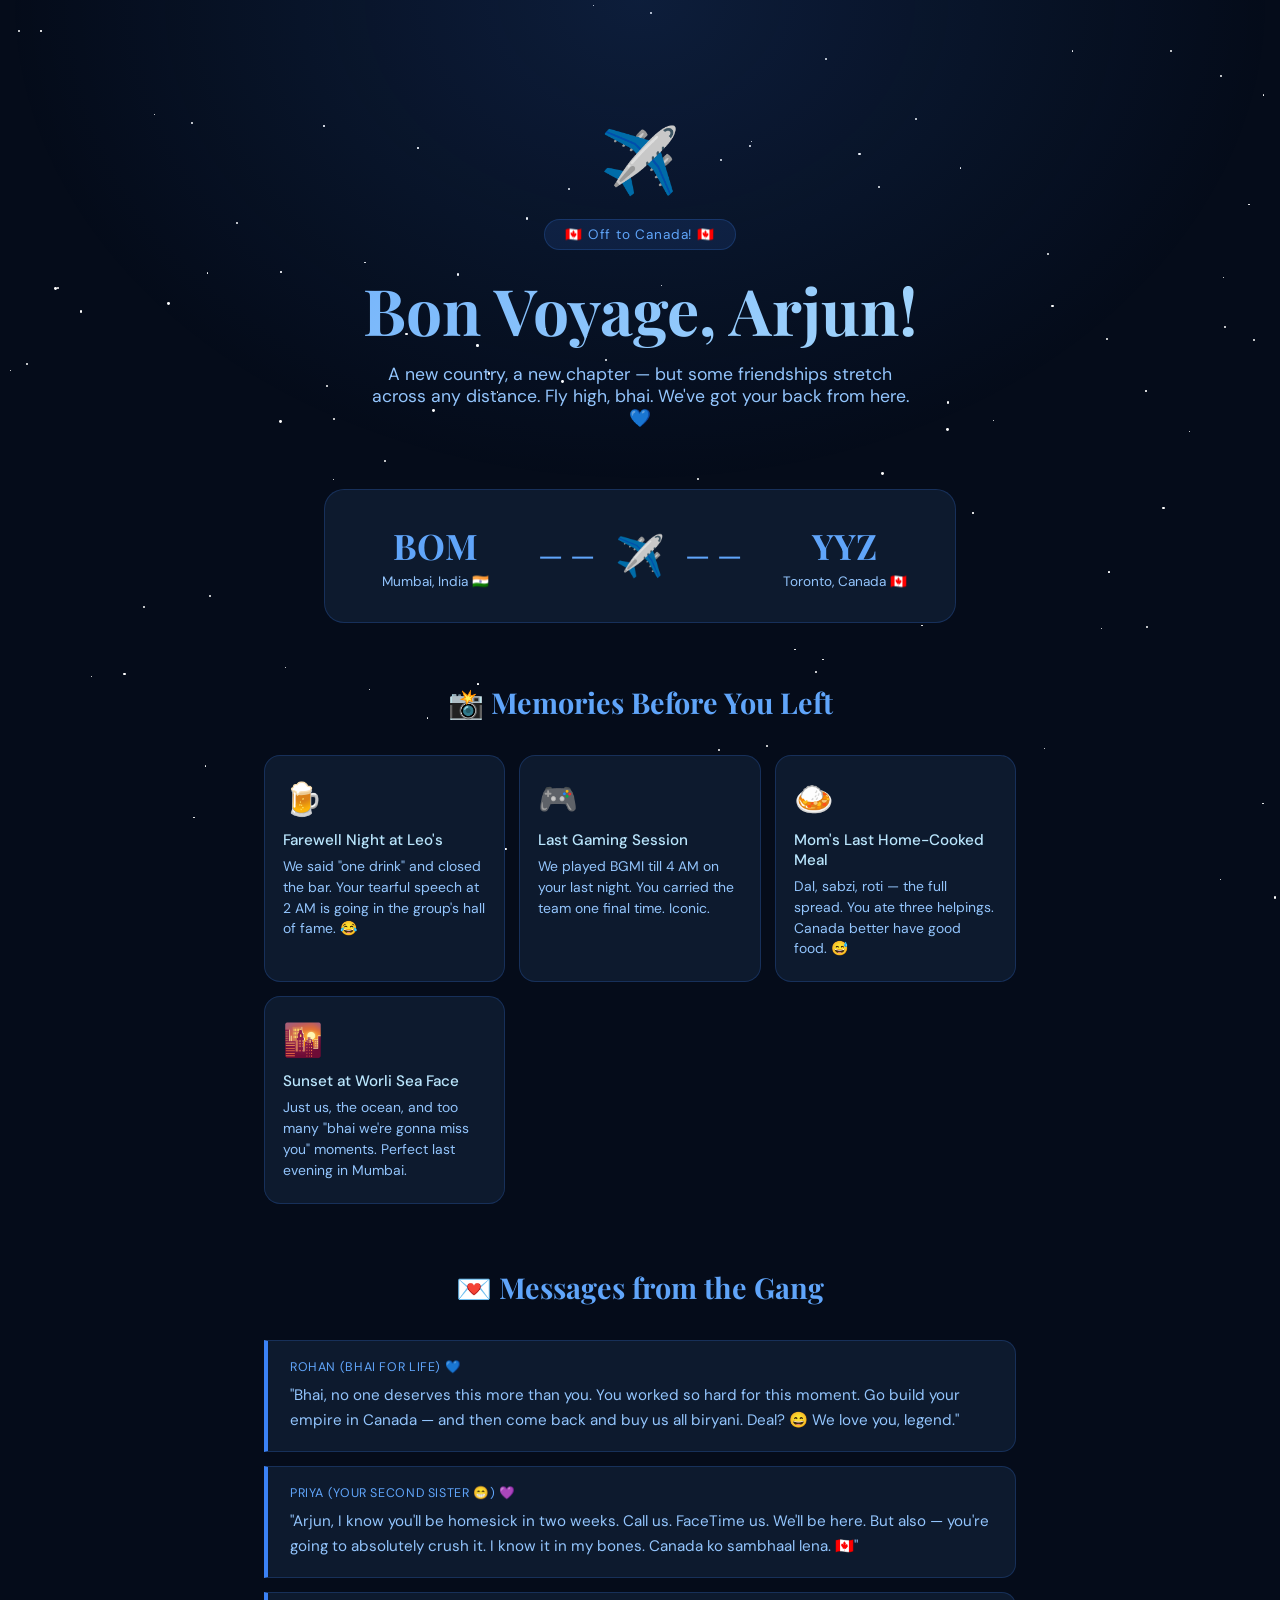
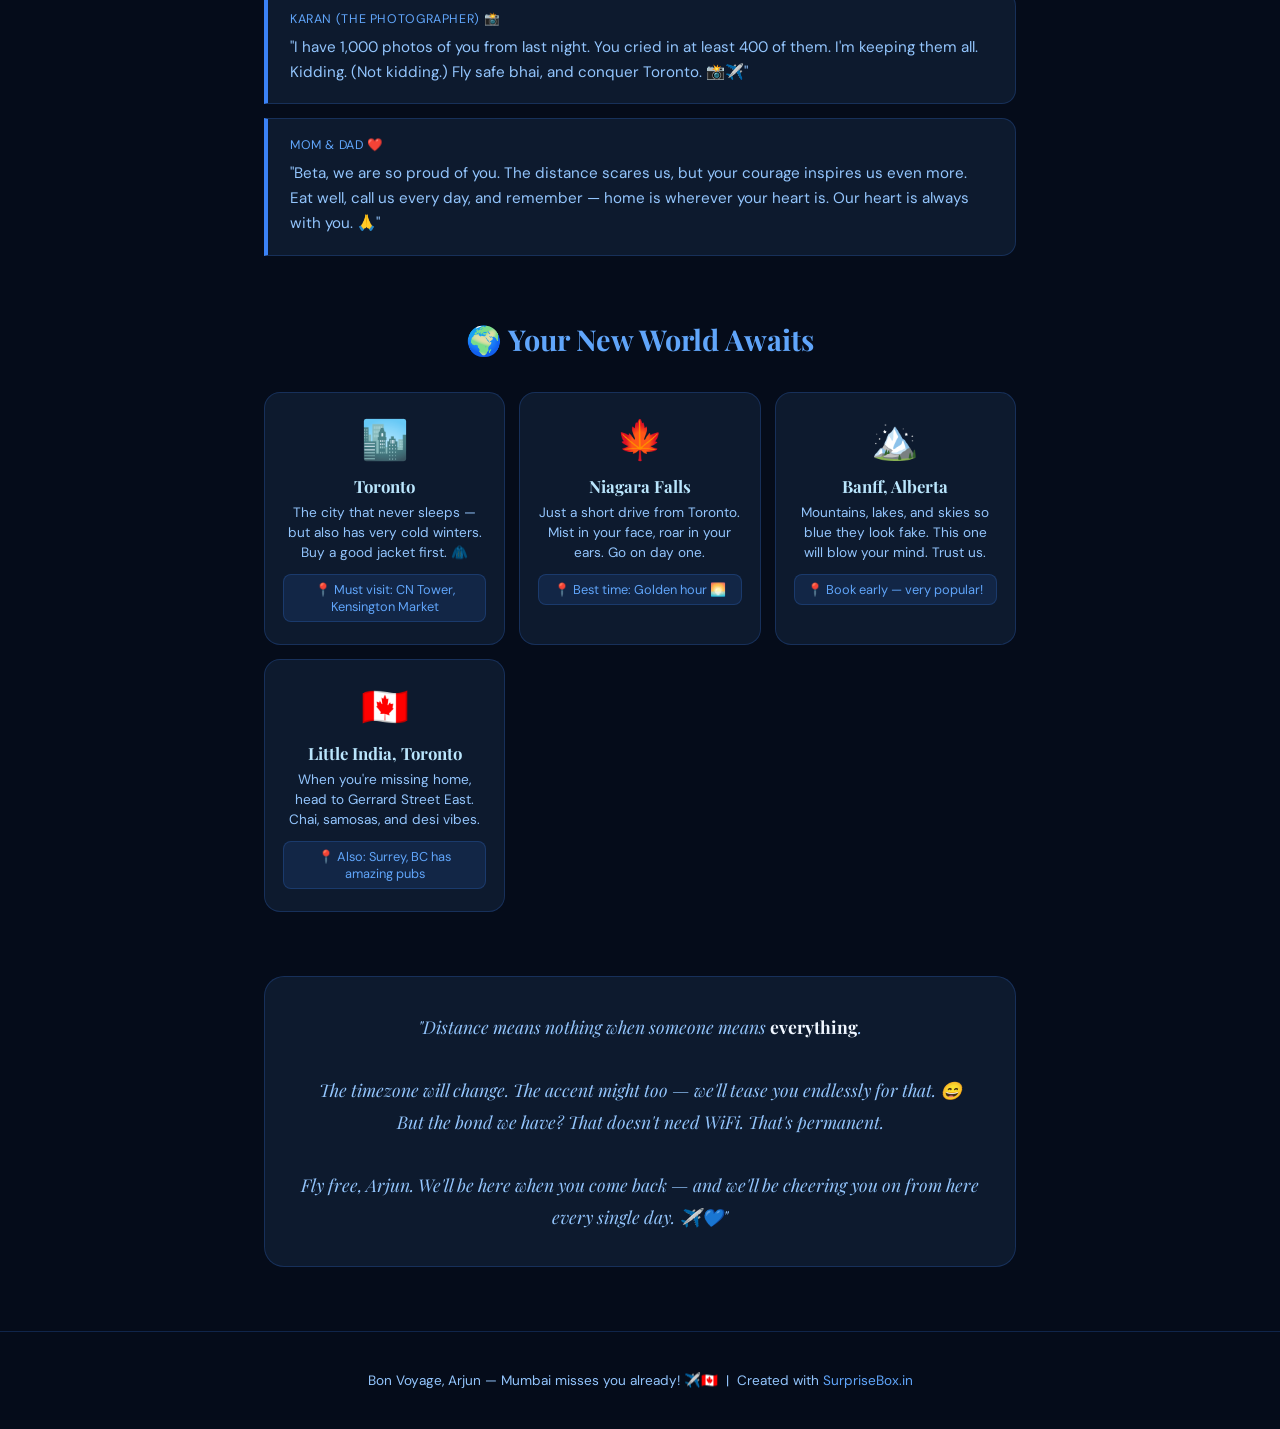
<file: samples/farewell.html>
<!DOCTYPE html>
<html lang="en">
<head>
  <meta charset="UTF-8" />
  <meta name="viewport" content="width=device-width, initial-scale=1.0" />
  <title>Bon Voyage, Arjun! ✈️</title>
  <link rel="preconnect" href="https://fonts.googleapis.com" />
  <link rel="preconnect" href="https://fonts.gstatic.com" crossorigin />
  <link href="https://fonts.googleapis.com/css2?family=Playfair+Display:ital,wght@0,400;0,700;1,400&family=DM+Sans:wght@300;400;500&display=swap" rel="stylesheet" />
  <style>
    :root {
      --bg: #050c1a;
      --card: #0d1a2e;
      --blue: #3b82f6;
      --blue2: #60a5fa;
      --sky: #bae6fd;
      --text: #eff6ff;
      --muted: #93c5fd;
      --border: rgba(59, 130, 246, 0.22);
    }
    * { margin: 0; padding: 0; box-sizing: border-box; }
    body {
      background: var(--bg);
      color: var(--text);
      font-family: 'DM Sans', sans-serif;
      min-height: 100vh;
      overflow-x: hidden;
    }
    /* Flying plane */
    .plane-track {
      position: fixed;
      top: 60px;
      left: 0;
      width: 100%;
      pointer-events: none;
      z-index: 10;
      overflow: hidden;
      height: 50px;
    }
    .plane {
      position: absolute;
      font-size: 2rem;
      animation: flyAcross 14s linear infinite;
      left: -60px;
      top: 0;
    }
    .trail {
      position: absolute;
      top: 14px;
      left: -200px;
      width: 200px;
      height: 4px;
      background: linear-gradient(to left, rgba(96,165,250,0.4), transparent);
      animation: flyAcross 14s linear infinite;
    }
    @keyframes flyAcross {
      0%   { transform: translateX(0); }
      100% { transform: translateX(calc(100vw + 120px)); }
    }
    /* Stars */
    .stars-container {
      position: fixed;
      top: 0; left: 0;
      width: 100%; height: 100%;
      pointer-events: none;
      z-index: 0;
    }
    .star {
      position: absolute;
      background: #fff;
      border-radius: 50%;
      animation: twinkle ease-in-out infinite;
    }
    @keyframes twinkle {
      0%, 100% { opacity: 0.15; }
      50%       { opacity: 0.9; }
    }
    /* Hero */
    .hero {
      position: relative;
      z-index: 1;
      text-align: center;
      padding: 120px 24px 60px;
      background: radial-gradient(ellipse at 50% 0%, rgba(59,130,246,0.15) 0%, transparent 70%);
    }
    .hero-plane-big { font-size: 4rem; margin-bottom: 16px; animation: bobble 2.5s ease-in-out infinite; }
    @keyframes bobble {
      0%, 100% { transform: translateY(0) rotate(-5deg); }
      50%       { transform: translateY(-10px) rotate(5deg); }
    }
    .hero .badge {
      display: inline-block;
      background: rgba(59,130,246,0.12);
      border: 1px solid var(--border);
      color: var(--blue2);
      padding: 6px 20px;
      border-radius: 999px;
      font-size: 0.85rem;
      letter-spacing: 0.06em;
      margin-bottom: 22px;
    }
    .hero h1 {
      font-family: 'Playfair Display', serif;
      font-size: clamp(2.2rem, 6vw, 4rem);
      line-height: 1.2;
      margin-bottom: 14px;
      background: linear-gradient(135deg, var(--blue2), var(--sky));
      -webkit-background-clip: text;
      -webkit-text-fill-color: transparent;
      background-clip: text;
    }
    .hero p { color: var(--muted); font-size: 1.1rem; max-width: 540px; margin: 0 auto; }
    /* Route card */
    .route-section {
      position: relative;
      z-index: 1;
      max-width: 680px;
      margin: 0 auto 60px;
      padding: 0 24px;
    }
    .route-card {
      background: var(--card);
      border: 1px solid var(--border);
      border-radius: 20px;
      padding: 32px 28px;
      display: flex;
      align-items: center;
      justify-content: space-between;
      gap: 20px;
      flex-wrap: wrap;
      text-align: center;
    }
    .route-city { flex: 1; min-width: 120px; }
    .route-city .city-code {
      font-family: 'Playfair Display', serif;
      font-size: 2.2rem;
      font-weight: 700;
      color: var(--blue2);
    }
    .route-city .city-name { font-size: 0.85rem; color: var(--muted); margin-top: 4px; }
    .route-divider { color: var(--blue2); font-size: 1.8rem; flex-shrink: 0; }
    .route-plane { font-size: 2.5rem; flex-shrink: 0; }
    /* Section */
    .section {
      position: relative;
      z-index: 1;
      max-width: 800px;
      margin: 0 auto 64px;
      padding: 0 24px;
    }
    .section-title {
      font-family: 'Playfair Display', serif;
      font-size: 1.8rem;
      color: var(--blue2);
      text-align: center;
      margin-bottom: 34px;
    }
    /* Memories before departure */
    .memories-grid {
      display: grid;
      grid-template-columns: repeat(auto-fit, minmax(220px, 1fr));
      gap: 14px;
    }
    .memory-card {
      background: var(--card);
      border: 1px solid var(--border);
      border-radius: 16px;
      padding: 22px 18px;
      transition: transform 0.2s, border-color 0.2s;
    }
    .memory-card:hover { transform: translateY(-5px); border-color: var(--blue); }
    .mem-emoji { font-size: 2rem; margin-bottom: 10px; }
    .memory-card h3 { font-size: 0.95rem; font-weight: 500; color: var(--sky); margin-bottom: 6px; }
    .memory-card p  { font-size: 0.87rem; color: var(--muted); line-height: 1.5; }
    /* Farewell messages */
    .msgs-list { display: flex; flex-direction: column; gap: 14px; }
    .msg-card {
      background: var(--card);
      border: 1px solid var(--border);
      border-left: 4px solid var(--blue);
      border-radius: 0 14px 14px 0;
      padding: 18px 22px;
    }
    .msg-from { font-size: 0.78rem; color: var(--blue2); letter-spacing: 0.05em; text-transform: uppercase; margin-bottom: 8px; }
    .msg-text { font-size: 0.95rem; color: var(--muted); line-height: 1.65; }
    /* Destination cards */
    .dest-grid {
      display: grid;
      grid-template-columns: repeat(auto-fit, minmax(200px, 1fr));
      gap: 14px;
    }
    .dest-card {
      background: var(--card);
      border: 1px solid var(--border);
      border-radius: 16px;
      padding: 22px 18px;
      text-align: center;
      transition: transform 0.2s, border-color 0.2s;
    }
    .dest-card:hover { transform: translateY(-5px); border-color: var(--blue); }
    .dest-flag { font-size: 2.4rem; margin-bottom: 10px; }
    .dest-card h3 {
      font-family: 'Playfair Display', serif;
      font-size: 1.05rem;
      color: var(--sky);
      margin-bottom: 6px;
    }
    .dest-card p { font-size: 0.85rem; color: var(--muted); line-height: 1.5; }
    .dest-tip {
      margin-top: 10px;
      font-size: 0.8rem;
      background: rgba(59,130,246,0.12);
      border: 1px solid var(--border);
      border-radius: 8px;
      padding: 6px 10px;
      color: var(--blue2);
    }
    /* Promise section */
    .promise-card {
      background: var(--card);
      border: 1px solid var(--border);
      border-radius: 20px;
      padding: 34px 28px;
      text-align: center;
      font-family: 'Playfair Display', serif;
      font-size: 1.1rem;
      color: var(--muted);
      line-height: 1.8;
      font-style: italic;
    }
    .promise-card strong { color: var(--text); font-style: normal; }
    /* Footer */
    footer {
      position: relative;
      z-index: 1;
      text-align: center;
      padding: 40px 24px;
      color: var(--muted);
      font-size: 0.85rem;
      border-top: 1px solid var(--border);
    }
    footer a { color: var(--blue2); text-decoration: none; }
  </style>
</head>
<body>

  <!-- Stars background -->
  <div class="stars-container" id="starsContainer"></div>

  <!-- Flying plane -->
  <div class="plane-track">
    <div class="trail"></div>
    <div class="plane">✈️</div>
  </div>

  <!-- Hero -->
  <section class="hero">
    <div class="hero-plane-big">✈️</div>
    <div class="badge">🇨🇦 Off to Canada! 🇨🇦</div>
    <h1>Bon Voyage, Arjun!</h1>
    <p>A new country, a new chapter — but some friendships stretch across any distance.
       Fly high, bhai. We've got your back from here. 💙</p>
  </section>

  <!-- Route Card -->
  <div class="route-section">
    <div class="route-card">
      <div class="route-city">
        <div class="city-code">BOM</div>
        <div class="city-name">Mumbai, India 🇮🇳</div>
      </div>
      <div class="route-divider">— —</div>
      <div class="route-plane">✈️</div>
      <div class="route-divider">— —</div>
      <div class="route-city">
        <div class="city-code">YYZ</div>
        <div class="city-name">Toronto, Canada 🇨🇦</div>
      </div>
    </div>
  </div>

  <!-- Memories Before Departure -->
  <div class="section">
    <h2 class="section-title">📸 Memories Before You Left</h2>
    <div class="memories-grid">
      <div class="memory-card">
        <div class="mem-emoji">🍺</div>
        <h3>Farewell Night at Leo's</h3>
        <p>We said "one drink" and closed the bar. Your tearful speech at 2 AM is going in the group's hall of fame. 😂</p>
      </div>
      <div class="memory-card">
        <div class="mem-emoji">🎮</div>
        <h3>Last Gaming Session</h3>
        <p>We played BGMI till 4 AM on your last night. You carried the team one final time. Iconic.</p>
      </div>
      <div class="memory-card">
        <div class="mem-emoji">🍛</div>
        <h3>Mom's Last Home-Cooked Meal</h3>
        <p>Dal, sabzi, roti — the full spread. You ate three helpings. Canada better have good food. 😅</p>
      </div>
      <div class="memory-card">
        <div class="mem-emoji">🌇</div>
        <h3>Sunset at Worli Sea Face</h3>
        <p>Just us, the ocean, and too many "bhai we're gonna miss you" moments. Perfect last evening in Mumbai.</p>
      </div>
    </div>
  </div>

  <!-- Farewell Messages -->
  <div class="section">
    <h2 class="section-title">💌 Messages from the Gang</h2>
    <div class="msgs-list">
      <div class="msg-card">
        <div class="msg-from">Rohan (Bhai for life) 💙</div>
        <div class="msg-text">
          "Bhai, no one deserves this more than you. You worked so hard for this moment.
          Go build your empire in Canada — and then come back and buy us all biryani. Deal? 😄 We love you, legend."
        </div>
      </div>
      <div class="msg-card">
        <div class="msg-from">Priya (Your Second Sister 😁) 💜</div>
        <div class="msg-text">
          "Arjun, I know you'll be homesick in two weeks. Call us. FaceTime us. We'll be here.
          But also — you're going to absolutely crush it. I know it in my bones. Canada ko sambhaal lena. 🇨🇦"
        </div>
      </div>
      <div class="msg-card">
        <div class="msg-from">Karan (The Photographer) 📸</div>
        <div class="msg-text">
          "I have 1,000 photos of you from last night. You cried in at least 400 of them. I'm keeping them all.
          Kidding. (Not kidding.) Fly safe bhai, and conquer Toronto. 📸✈️"
        </div>
      </div>
      <div class="msg-card">
        <div class="msg-from">Mom &amp; Dad ❤️</div>
        <div class="msg-text">
          "Beta, we are so proud of you. The distance scares us, but your courage inspires us even more.
          Eat well, call us every day, and remember — home is wherever your heart is. Our heart is always with you. 🙏"
        </div>
      </div>
    </div>
  </div>

  <!-- Destination Cards -->
  <div class="section">
    <h2 class="section-title">🌍 Your New World Awaits</h2>
    <div class="dest-grid">
      <div class="dest-card">
        <div class="dest-flag">🏙️</div>
        <h3>Toronto</h3>
        <p>The city that never sleeps — but also has very cold winters. Buy a good jacket first. 🧥</p>
        <div class="dest-tip">📍 Must visit: CN Tower, Kensington Market</div>
      </div>
      <div class="dest-card">
        <div class="dest-flag">🍁</div>
        <h3>Niagara Falls</h3>
        <p>Just a short drive from Toronto. Mist in your face, roar in your ears. Go on day one.</p>
        <div class="dest-tip">📍 Best time: Golden hour 🌅</div>
      </div>
      <div class="dest-card">
        <div class="dest-flag">🏔️</div>
        <h3>Banff, Alberta</h3>
        <p>Mountains, lakes, and skies so blue they look fake. This one will blow your mind. Trust us.</p>
        <div class="dest-tip">📍 Book early — very popular!</div>
      </div>
      <div class="dest-card">
        <div class="dest-flag">🇨🇦</div>
        <h3>Little India, Toronto</h3>
        <p>When you're missing home, head to Gerrard Street East. Chai, samosas, and desi vibes.</p>
        <div class="dest-tip">📍 Also: Surrey, BC has amazing pubs</div>
      </div>
    </div>
  </div>

  <!-- Promise section -->
  <div class="section">
    <div class="promise-card">
      "Distance means nothing when someone means <strong>everything</strong>.<br><br>
      The timezone will change. The accent might too — we'll tease you endlessly for that. 😄<br>
      But the bond we have? That doesn't need WiFi. That's permanent.<br><br>
      Fly free, Arjun. We'll be here when you come back — and we'll be cheering you on from here every single day. ✈️💙"
    </div>
  </div>

  <footer>
    Bon Voyage, Arjun — Mumbai misses you already! ✈️🇨🇦 &nbsp;|&nbsp; Created with <a href="https://surprisebox.in" target="_blank" rel="noopener">SurpriseBox.in</a>
  </footer>

  <script>
    // Stars
    const starsContainer = document.getElementById('starsContainer');
    for (let i = 0; i < 100; i++) {
      const s = document.createElement('div');
      s.classList.add('star');
      const size = 1 + Math.random() * 2;
      s.style.width  = size + 'px';
      s.style.height = size + 'px';
      s.style.left   = Math.random() * 100 + '%';
      s.style.top    = Math.random() * 100 + '%';
      s.style.animationDuration = (2 + Math.random() * 5) + 's';
      s.style.animationDelay    = (Math.random() * 6) + 's';
      starsContainer.appendChild(s);
    }
  </script>
</body>
</html>
</file>
<file: css/style.css>
/* =============================================
   SurpriseBox — style.css
   ============================================= */

/* ---- Variables ---- */
:root {
  --rose:       #FF4D6D;
  --rose-light: #FF8FA3;
  --purple:     #9B59B6;
  --teal:       #1ABC9C;
  --gold:       #FFBE0B;
  --dark:       #0F0A14;
  --dark2:      #1A1020;
  --dark3:      #221628;
  --cream:      #FDF8FF;
  --muted:      #8B7A96;
  --radius:     12px;
  --radius-lg:  20px;
  --transition: 0.25s ease;
}

/* ---- Reset ---- */
*, *::before, *::after { margin: 0; padding: 0; box-sizing: border-box; }
html { scroll-behavior: smooth; }
body {
  font-family: 'DM Sans', sans-serif;
  background: var(--dark);
  color: var(--cream);
  overflow-x: hidden;
  line-height: 1.6;
}
img { display: block; max-width: 100%; }
a { text-decoration: none; color: inherit; }
button { font-family: inherit; }

/* ---- Utility ---- */
.center { max-width: 1100px; margin: 0 auto; }
.sec-label {
  font-size: 0.78rem; font-weight: 500;
  letter-spacing: 0.14em; text-transform: uppercase;
  color: var(--rose); margin-bottom: 0.6rem;
}
.sec-title {
  font-family: 'Playfair Display', serif;
  font-size: clamp(1.8rem, 4vw, 2.8rem);
  line-height: 1.2; margin-bottom: 0.8rem;
}
.sec-sub {
  color: var(--muted); font-size: 0.95rem;
  max-width: 480px; line-height: 1.7; margin-bottom: 2.5rem;
}

/* =============================================
   NAV
   ============================================= */
#navbar {
  position: fixed; top: 0; width: 100%; z-index: 200;
  display: flex; justify-content: space-between; align-items: center;
  padding: 1rem 2.5rem;
  background: rgba(15, 10, 20, 0.92);
  backdrop-filter: blur(16px);
  border-bottom: 1px solid rgba(255, 255, 255, 0.07);
  transition: padding var(--transition);
}
.logo {
  font-family: 'Playfair Display', serif;
  font-size: 1.4rem; color: var(--cream);
}
.logo span { color: var(--rose); }
.nav-links { display: flex; gap: 1.8rem; align-items: center; }
.nav-links a {
  color: var(--muted); font-size: 0.88rem;
  transition: color var(--transition);
}
.nav-links a:hover { color: var(--cream); }
.btn-nav {
  background: var(--rose) !important;
  color: white !important;
  padding: 0.5rem 1.3rem;
  border-radius: 50px;
  font-weight: 500 !important;
  transition: opacity var(--transition) !important;
}
.btn-nav:hover { opacity: 0.85 !important; }

/* Hamburger */
.hamburger {
  display: none; background: none; border: none;
  color: var(--cream); font-size: 1.4rem; cursor: pointer;
}

/* Mobile Menu */
.mobile-menu {
  display: none; flex-direction: column; gap: 0;
  position: fixed; top: 62px; left: 0; width: 100%;
  background: var(--dark2); z-index: 199;
  border-bottom: 1px solid rgba(255,255,255,0.07);
}
.mobile-menu.open { display: flex; }
.mobile-menu a {
  padding: 1rem 2rem; font-size: 0.95rem;
  color: var(--muted); border-bottom: 1px solid rgba(255,255,255,0.05);
  transition: background var(--transition), color var(--transition);
}
.mobile-menu a:hover { background: rgba(255,255,255,0.04); color: var(--cream); }

/* =============================================
   PARTICLES
   ============================================= */
.floating-particles {
  position: fixed; inset: 0;
  pointer-events: none; overflow: hidden; z-index: 0;
}
.particle {
  position: absolute; border-radius: 50%;
  opacity: 0; animation: floatParticle 8s ease-in infinite;
}
@keyframes floatParticle {
  0%   { transform: translateY(100vh) scale(0); opacity: 0; }
  10%  { opacity: 0.6; }
  90%  { opacity: 0.08; }
  100% { transform: translateY(-10vh) scale(1); opacity: 0; }
}

/* =============================================
   HERO
   ============================================= */
.hero {
  min-height: 100vh;
  display: flex; flex-direction: column;
  justify-content: center; align-items: center;
  text-align: center;
  padding: 8rem 2rem 5rem;
  position: relative; overflow: hidden;
}
.hero-bg {
  position: absolute; inset: 0; pointer-events: none;
  background:
    radial-gradient(ellipse 60% 50% at 20% 50%, rgba(155,89,182,0.15) 0%, transparent 60%),
    radial-gradient(ellipse 60% 50% at 80% 50%, rgba(255,77,109,0.15) 0%, transparent 60%),
    radial-gradient(ellipse 40% 40% at 50% 80%, rgba(26,188,156,0.08) 0%, transparent 60%);
}
.hero-tag {
  display: inline-flex; align-items: center; gap: 0.5rem;
  background: rgba(255,255,255,0.06);
  border: 1px solid rgba(255,255,255,0.12);
  color: rgba(255,255,255,0.7);
  font-size: 0.8rem; font-weight: 500;
  padding: 0.4rem 1.1rem; border-radius: 50px;
  margin-bottom: 2rem;
  animation: fadeUp 0.8s ease both;
}
.hero h1 {
  font-family: 'Playfair Display', serif;
  font-size: clamp(2.8rem, 7vw, 5.8rem);
  line-height: 1.08; margin-bottom: 1.5rem;
  animation: fadeUp 0.9s ease 0.1s both;
}
.hero h1 .line2 { display: block; }
.hero h1 .highlight {
  font-style: italic;
  background: linear-gradient(135deg, var(--rose), var(--purple));
  -webkit-background-clip: text;
  -webkit-text-fill-color: transparent;
  background-clip: text;
}
.hero-sub {
  font-size: 1.05rem; color: var(--muted);
  max-width: 500px; line-height: 1.7;
  margin-bottom: 2.5rem;
  animation: fadeUp 1s ease 0.2s both;
}
.hero-btns {
  display: flex; gap: 1rem;
  flex-wrap: wrap; justify-content: center;
  animation: fadeUp 1s ease 0.3s both;
}
.btn-primary {
  background: linear-gradient(135deg, var(--rose), #c0392b);
  color: white; font-size: 0.95rem; font-weight: 500;
  padding: 0.9rem 2.2rem; border-radius: 50px;
  border: none; cursor: pointer;
  box-shadow: 0 4px 30px rgba(255,77,109,0.4);
  transition: transform var(--transition), box-shadow var(--transition);
}
.btn-primary:hover {
  transform: translateY(-2px);
  box-shadow: 0 8px 40px rgba(255,77,109,0.55);
}
.btn-ghost {
  background: transparent; color: var(--cream);
  font-size: 0.95rem; padding: 0.9rem 2.2rem;
  border-radius: 50px; border: 1px solid rgba(255,255,255,0.18);
  transition: background var(--transition);
}
.btn-ghost:hover { background: rgba(255,255,255,0.06); }
.hero-stats {
  display: flex; gap: 3rem;
  margin-top: 4rem;
  animation: fadeUp 1s ease 0.4s both;
}
.stat { text-align: center; }
.stat-num {
  font-family: 'Playfair Display', serif;
  font-size: 2rem; color: var(--rose);
}
.stat-label { font-size: 0.8rem; color: var(--muted); margin-top: 0.2rem; }

/* =============================================
   OCCASIONS
   ============================================= */
.occasions { padding: 5rem 2rem; background: var(--dark2); }
.tabs { display: flex; gap: 0.6rem; flex-wrap: wrap; margin-bottom: 2.5rem; }
.tab-btn {
  padding: 0.55rem 1.3rem; border-radius: 50px;
  font-size: 0.88rem; font-weight: 500;
  border: 1px solid rgba(255,255,255,0.12);
  background: transparent; color: var(--muted);
  cursor: pointer; transition: all var(--transition);
  font-family: 'DM Sans', sans-serif;
}
.tab-btn:hover { color: var(--cream); border-color: rgba(255,255,255,0.3); }
.tab-btn.active { color: white; border-color: transparent; }
.tab-btn.active.birthday    { background: linear-gradient(135deg, #FF4D6D, #c0392b); }
.tab-btn.active.anniversary { background: linear-gradient(135deg, #9B59B6, #6c3483); }
.tab-btn.active.wishes      { background: linear-gradient(135deg, #1ABC9C, #148f77); }

.occasion-panel { display: none; }
.occasion-panel.active { display: block; animation: fadeUp 0.4s ease both; }

.cards-grid {
  display: grid;
  grid-template-columns: repeat(auto-fit, minmax(260px, 1fr));
  gap: 1.2rem;
}
.occ-card {
  border-radius: var(--radius);
  overflow: hidden;
  border: 1px solid rgba(255,255,255,0.07);
  transition: transform var(--transition), box-shadow var(--transition);
  display: block;
  text-decoration: none;
  color: inherit;
  cursor: pointer;
}
.occ-card:hover {
  transform: translateY(-5px);
  box-shadow: 0 16px 50px rgba(0,0,0,0.5);
}
.occ-visual {
  height: 160px;
  display: flex; flex-direction: column;
  align-items: center; justify-content: center;
  gap: 6px; font-size: 2.5rem; position: relative;
}
.occ-visual.romantic  { background: linear-gradient(135deg,#2D0A1A,#6B1030); }
.occ-visual.fun       { background: linear-gradient(135deg,#0A1A2D,#104560); }
.occ-visual.elegant   { background: linear-gradient(135deg,#1A0A2D,#3D1060); }
.occ-visual.ann1      { background: linear-gradient(135deg,#1A0A2D,#4A1060); }
.occ-visual.ann2      { background: linear-gradient(135deg,#0D1A2D,#1A3560); }
.occ-visual.ann3      { background: linear-gradient(135deg,#1A1500,#3D3000); }
.occ-visual.wish1     { background: linear-gradient(135deg,#0A1A10,#0D4020); }
.occ-visual.wish2     { background: linear-gradient(135deg,#1A0A10,#402020); }
.occ-visual.wish3     { background: linear-gradient(135deg,#00141A,#003040); }

.occ-name { font-family:'Playfair Display',serif; font-size:1rem; color:rgba(255,255,255,0.9); }
.occ-from { font-size:0.72rem; color:rgba(255,255,255,0.5); }
.occ-label {
  position: absolute; top: 10px; right: 10px;
  background: rgba(0,0,0,0.45); backdrop-filter: blur(6px);
  font-size: 0.7rem; padding: 0.2rem 0.65rem;
  border-radius: 50px; color: rgba(255,255,255,0.75);
}
.occ-body { padding: 1rem 1.1rem; background: rgba(255,255,255,0.04); }
.occ-body-name { font-weight: 500; font-size: 0.9rem; margin-bottom: 0.25rem; }
.occ-body-desc { font-size: 0.8rem; color: var(--muted); }

/* =============================================
   PRICING
   ============================================= */
.pricing { padding: 5rem 2rem; }
.pricing-tabs { display: flex; gap: 0.6rem; margin-bottom: 2.5rem; flex-wrap: wrap; }
.ptab {
  padding: 0.5rem 1.2rem; border-radius: 50px; font-size: 0.85rem;
  border: 1px solid rgba(255,255,255,0.12);
  background: transparent; color: var(--muted);
  cursor: pointer; transition: all var(--transition);
  font-family: 'DM Sans', sans-serif;
}
.ptab.active     { background: var(--rose);   color: white; border-color: transparent; }
.ptab.ann.active { background: var(--purple); color: white; border-color: transparent; }
.ptab.wsh.active { background: var(--teal);   color: white; border-color: transparent; }

.pricing-panel { display: none; }
.pricing-panel.active {
  display: grid;
  grid-template-columns: repeat(auto-fit, minmax(260px, 1fr));
  gap: 1.4rem;
  animation: fadeUp 0.4s ease both;
}
.p-card {
  background: rgba(255,255,255,0.04);
  border: 1px solid rgba(255,255,255,0.08);
  border-radius: var(--radius-lg); padding: 1.8rem;
  transition: transform var(--transition); position: relative;
}
.p-card:hover { transform: translateY(-4px); }
.p-card.hot     { border-color: rgba(255,77,109,0.45);  background: rgba(255,77,109,0.07); }
.p-card.hot-ann { border-color: rgba(155,89,182,0.45);  background: rgba(155,89,182,0.07); }
.p-card.hot-wsh { border-color: rgba(26,188,156,0.45);  background: rgba(26,188,156,0.07); }

.hot-badge {
  position: absolute; top: -13px; left: 50%; transform: translateX(-50%);
  font-size: 0.72rem; font-weight: 500;
  padding: 0.28rem 0.9rem; border-radius: 50px;
  white-space: nowrap; color: white;
}
.hot-badge.b { background: var(--rose); }
.hot-badge.a { background: var(--purple); }
.hot-badge.w { background: var(--teal); }

.p-name {
  font-size: 0.78rem; color: var(--muted);
  font-weight: 500; text-transform: uppercase; letter-spacing: 0.08em;
}
.p-price { font-family:'Playfair Display',serif; font-size:2.8rem; margin:0.4rem 0 0.2rem; }
.p-price small { font-size:1rem; color:var(--muted); font-family:'DM Sans',sans-serif; }
.p-desc { font-size:0.82rem; color:var(--muted); margin-bottom:1.4rem; }
.p-features { list-style:none; margin-bottom:1.8rem; }
.p-features li {
  font-size:0.85rem; padding:0.5rem 0;
  border-bottom:1px solid rgba(255,255,255,0.06);
  display:flex; align-items:center; gap:0.6rem;
  color:rgba(255,255,255,0.8);
}
.p-features li:last-child { border-bottom:none; }
.ck   { font-size:0.85rem; }
.ck.b { color:var(--rose); }
.ck.a { color:#c39bd3; }
.ck.w { color:var(--teal); }

.p-btn {
  display:block; width:100%; text-align:center;
  padding:0.8rem; border-radius:50px;
  font-weight:500; font-size:0.9rem;
  cursor:pointer; transition: opacity var(--transition), transform var(--transition);
  font-family:'DM Sans',sans-serif;
}
.p-btn:hover { opacity:0.85; transform:scale(1.02); }
.p-btn.outline { background:transparent; color:var(--cream); border:1px solid rgba(255,255,255,0.2); }
.p-btn.fill-b  { background:linear-gradient(135deg,var(--rose),#c0392b); color:white; box-shadow:0 4px 20px rgba(255,77,109,0.35); border:none; }
.p-btn.fill-a  { background:linear-gradient(135deg,var(--purple),#6c3483); color:white; box-shadow:0 4px 20px rgba(155,89,182,0.35); border:none; }
.p-btn.fill-w  { background:linear-gradient(135deg,var(--teal),#148f77); color:white; box-shadow:0 4px 20px rgba(26,188,156,0.35); border:none; }

/* =============================================
   ORDER SECTION
   ============================================= */
.order-sec { padding: 5rem 2rem; background: var(--dark2); }
.order-grid {
  display: grid; grid-template-columns: 1fr 1.2fr;
  gap: 4rem; align-items: start; margin-top: 3rem;
}
.order-left h3 {
  font-family:'Playfair Display',serif;
  font-size:1.4rem; margin-bottom:0.8rem;
}
.order-left p { color:var(--muted); font-size:0.9rem; line-height:1.7; margin-bottom:1.5rem; }
.steps-list { list-style:none; }
.steps-list li { display:flex; gap:1rem; align-items:flex-start; margin-bottom:1.1rem; }
.s-circle {
  width:30px; height:30px; border-radius:50%; flex-shrink:0;
  display:flex; align-items:center; justify-content:center;
  font-size:0.78rem; font-weight:500; margin-top:2px;
  background:rgba(255,77,109,0.12); border:1px solid rgba(255,77,109,0.25); color:var(--rose);
}
.s-text strong { display:block; font-weight:500; font-size:0.9rem; margin-bottom:0.15rem; }
.s-text span   { font-size:0.82rem; color:var(--muted); }

/* Form Box */
.form-box {
  background:rgba(255,255,255,0.04);
  border:1px solid rgba(255,255,255,0.08);
  border-radius:var(--radius-lg); padding:2rem;
}
.form-box h3 { font-family:'Playfair Display',serif; font-size:1.2rem; margin-bottom:1.5rem; }
.form-group  { margin-bottom:1rem; }
.form-group label {
  display:block; font-size:0.8rem; color:var(--muted);
  margin-bottom:0.45rem; font-weight:500;
}
.form-group input,
.form-group select,
.form-group textarea {
  width:100%; background:rgba(255,255,255,0.06);
  border:1px solid rgba(255,255,255,0.1); border-radius:10px;
  padding:0.72rem 0.9rem; color:var(--cream);
  font-family:'DM Sans',sans-serif; font-size:0.88rem;
  outline:none; transition:border-color var(--transition);
}
.form-group input:focus,
.form-group select:focus,
.form-group textarea:focus { border-color:rgba(255,77,109,0.45); }
.form-group select option  { background:var(--dark2); }
.form-group textarea       { resize:vertical; min-height:75px; }
.frow { display:grid; grid-template-columns:1fr 1fr; gap:0.9rem; }

/* Occasion Selector */
.occ-selector { display:grid; grid-template-columns:repeat(3,1fr); gap:0.6rem; }
.occ-opt {
  border:1px solid rgba(255,255,255,0.1); border-radius:10px;
  padding:0.65rem 0.5rem; text-align:center;
  cursor:pointer; transition:all var(--transition);
}
.occ-opt:hover { border-color:rgba(255,255,255,0.3); }
.occ-opt.sel-b { border-color:var(--rose);   background:rgba(255,77,109,0.1); }
.occ-opt.sel-a { border-color:var(--purple); background:rgba(155,89,182,0.1); }
.occ-opt.sel-w { border-color:var(--teal);   background:rgba(26,188,156,0.1); }
.occ-opt-icon  { font-size:1.3rem; }
.occ-opt-name  { font-size:0.72rem; color:var(--muted); margin-top:3px; }

/* Sub Occasion */
.sub-occ { display:none; }
.sub-occ.show { display:block; }
.sub-chips { display:flex; gap:0.5rem; flex-wrap:wrap; margin-top:0.5rem; }
.sub-chip {
  padding:0.35rem 0.9rem; border-radius:50px; font-size:0.78rem;
  border:1px solid rgba(255,255,255,0.12); color:var(--muted);
  cursor:pointer; background:transparent; font-family:'DM Sans',sans-serif;
  transition:all var(--transition);
}
.sub-chip:hover { color:var(--cream); }
.sub-chip.active { background:var(--teal); color:white; border-color:transparent; }

/* Plan Mini */
.plan-mini { display:grid; grid-template-columns:repeat(3,1fr); gap:0.6rem; }
.pm-opt {
  border:1px solid rgba(255,255,255,0.1); border-radius:10px;
  padding:0.65rem; text-align:center; cursor:pointer;
  transition:all var(--transition);
}
.pm-opt:hover { border-color:rgba(255,255,255,0.3); }
.pm-opt.sel   { border-color:var(--rose); background:rgba(255,77,109,0.1); }
.pm-price     { font-weight:500; font-size:1rem; color:var(--rose); }
.pm-name      { font-size:0.72rem; color:var(--muted); margin-top:2px; }

/* Submit */
.submit-btn {
  width:100%; padding:0.95rem; border-radius:50px;
  background:linear-gradient(135deg,var(--rose),#c0392b);
  color:white; font-size:0.95rem; font-weight:500;
  border:none; cursor:pointer; font-family:'DM Sans',sans-serif;
  box-shadow:0 4px 24px rgba(255,77,109,0.4);
  transition:transform var(--transition), box-shadow var(--transition);
  margin-top:0.5rem;
}
.submit-btn:hover { transform:translateY(-2px); box-shadow:0 8px 32px rgba(255,77,109,0.5); }
.form-note { text-align:center; font-size:0.76rem; color:var(--muted); margin-top:0.7rem; }

/* Success */
.success-box { display:none; text-align:center; padding:2.5rem 1rem; }
.success-box.show { display:block; animation:fadeUp 0.5s ease both; }
.s-ico  { font-size:3rem; margin-bottom:1rem; }
.success-box h3 { font-family:'Playfair Display',serif; font-size:1.5rem; margin-bottom:0.6rem; }
.success-box p  { color:var(--muted); font-size:0.88rem; line-height:1.7; }

/* =============================================
   FOOTER
   ============================================= */
footer {
  border-top:1px solid rgba(255,255,255,0.07);
  padding:2rem 2.5rem;
  display:flex; justify-content:space-between; align-items:center;
  flex-wrap:wrap; gap:1rem;
}
.f-logo { font-family:'Playfair Display',serif; font-size:1.1rem; }
.f-logo span { color:var(--rose); }
.f-txt  { font-size:0.8rem; color:var(--muted); }

/* =============================================
   ANIMATIONS
   ============================================= */
@keyframes fadeUp {
  from { opacity:0; transform:translateY(24px); }
  to   { opacity:1; transform:translateY(0); }
}

/* =============================================
   RESPONSIVE
   ============================================= */
@media (max-width: 900px) {
  .order-grid { grid-template-columns: 1fr; gap: 2.5rem; }
}
@media (max-width: 700px) {
  #navbar     { padding: 0.9rem 1.2rem; }
  .nav-links  { display: none; }
  .hamburger  { display: block; }
  .hero-stats { gap: 1.8rem; }
  .frow       { grid-template-columns: 1fr; }
  footer      { flex-direction: column; text-align: center; }
}
</file>
